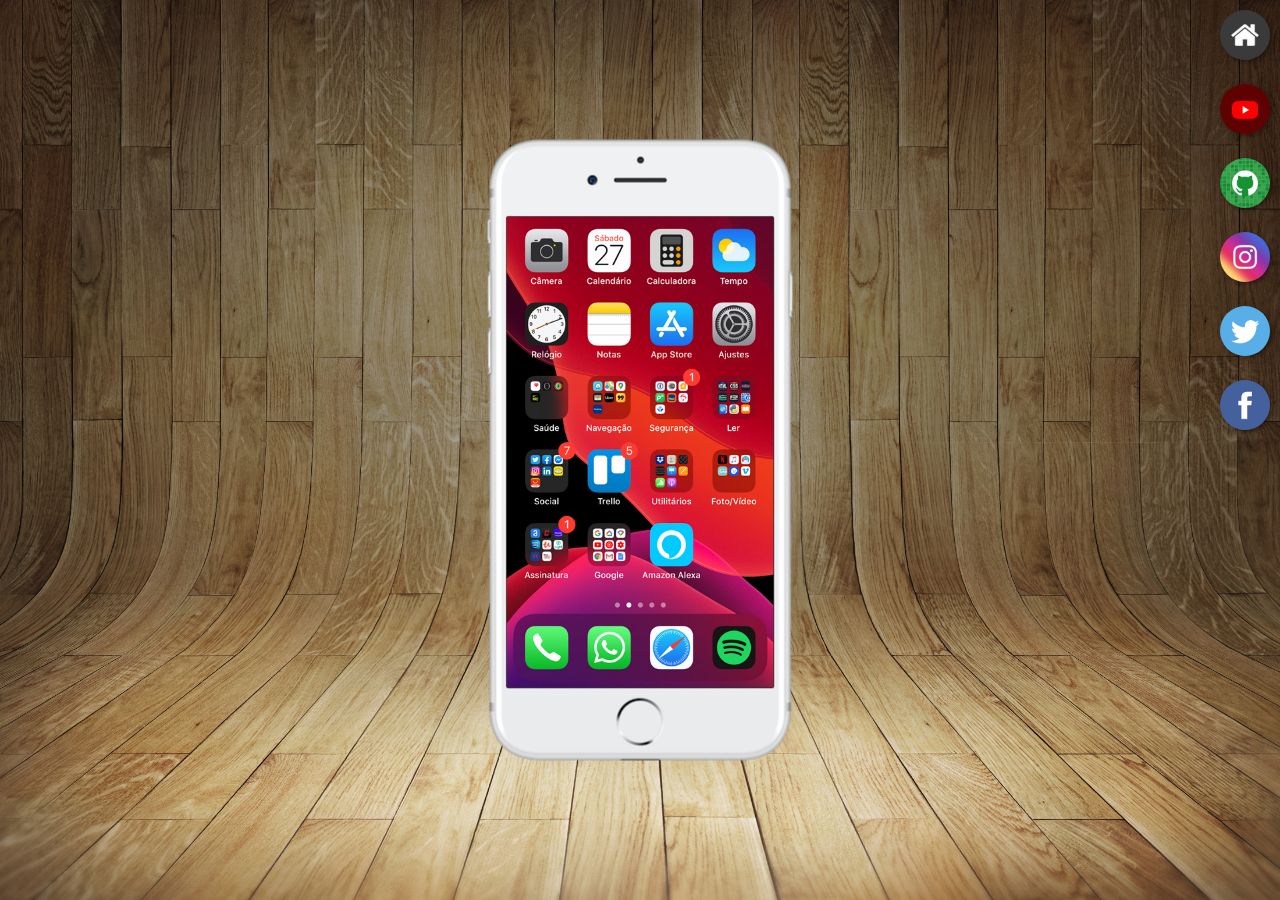
<file: index.html>
<!DOCTYPE html>
<html lang="pt-br">
<head>
    <meta charset="UTF-8">
    <meta name="viewport" content="width=device-width, initial-scale=1.0">
    <link rel="shortcut icon" href="favicon.ico" type="image/x-icon">
    <link rel="stylesheet" href="estilos/style.css">
    <title>Projeto Rede Sociais</title>
</head>
<body>
    <main>
        <section id="telefone">
            <iframe src="home.html" name="tela" id="tela" frameborder="0">
                Seu navegador não é compatível com isso
            </iframe>
        </section>
        <section id="redes-sociais">
            <a href="home.html" target="tela"><img src="imagens/logo-home.jpg" alt=""></a><br>
            <a href="youtube.html" target="tela"><img src="imagens/logo-youtube.jpg" alt=""></a><br>
            <a href="github.html" target="tela"><img src="imagens/logo-github.jpg" alt=""></a><br>
            <a href="instagram.html" target="tela"><img src="imagens/logo-instagram.jpg" alt=""></a><br>
            <a href="twitter.html" target="tela"><img src="imagens/logo-twitter.jpg" alt=""></a><br>
            <a href="facebook.html" target="tela"><img src="imagens/logo-facebook.jpg" alt=""></a>
        </section>
    </main>
</body>
</html>
</file>
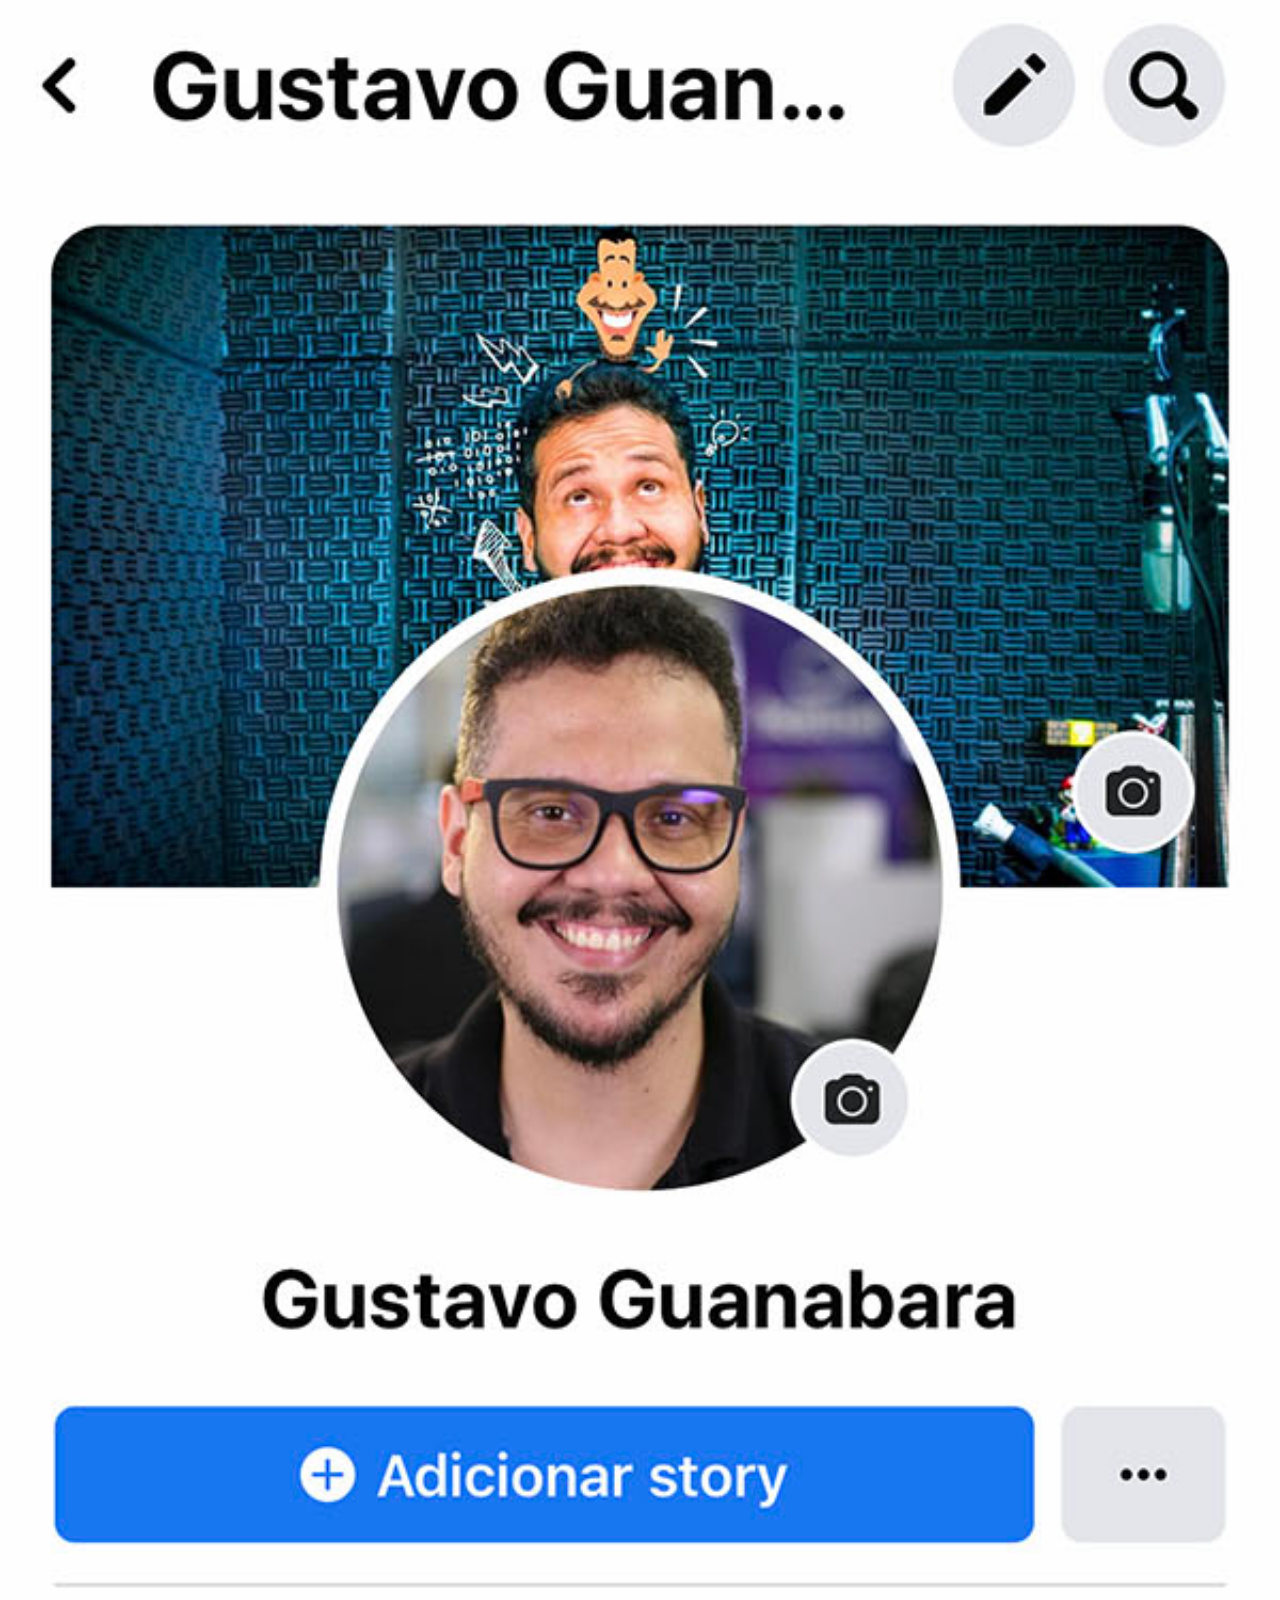
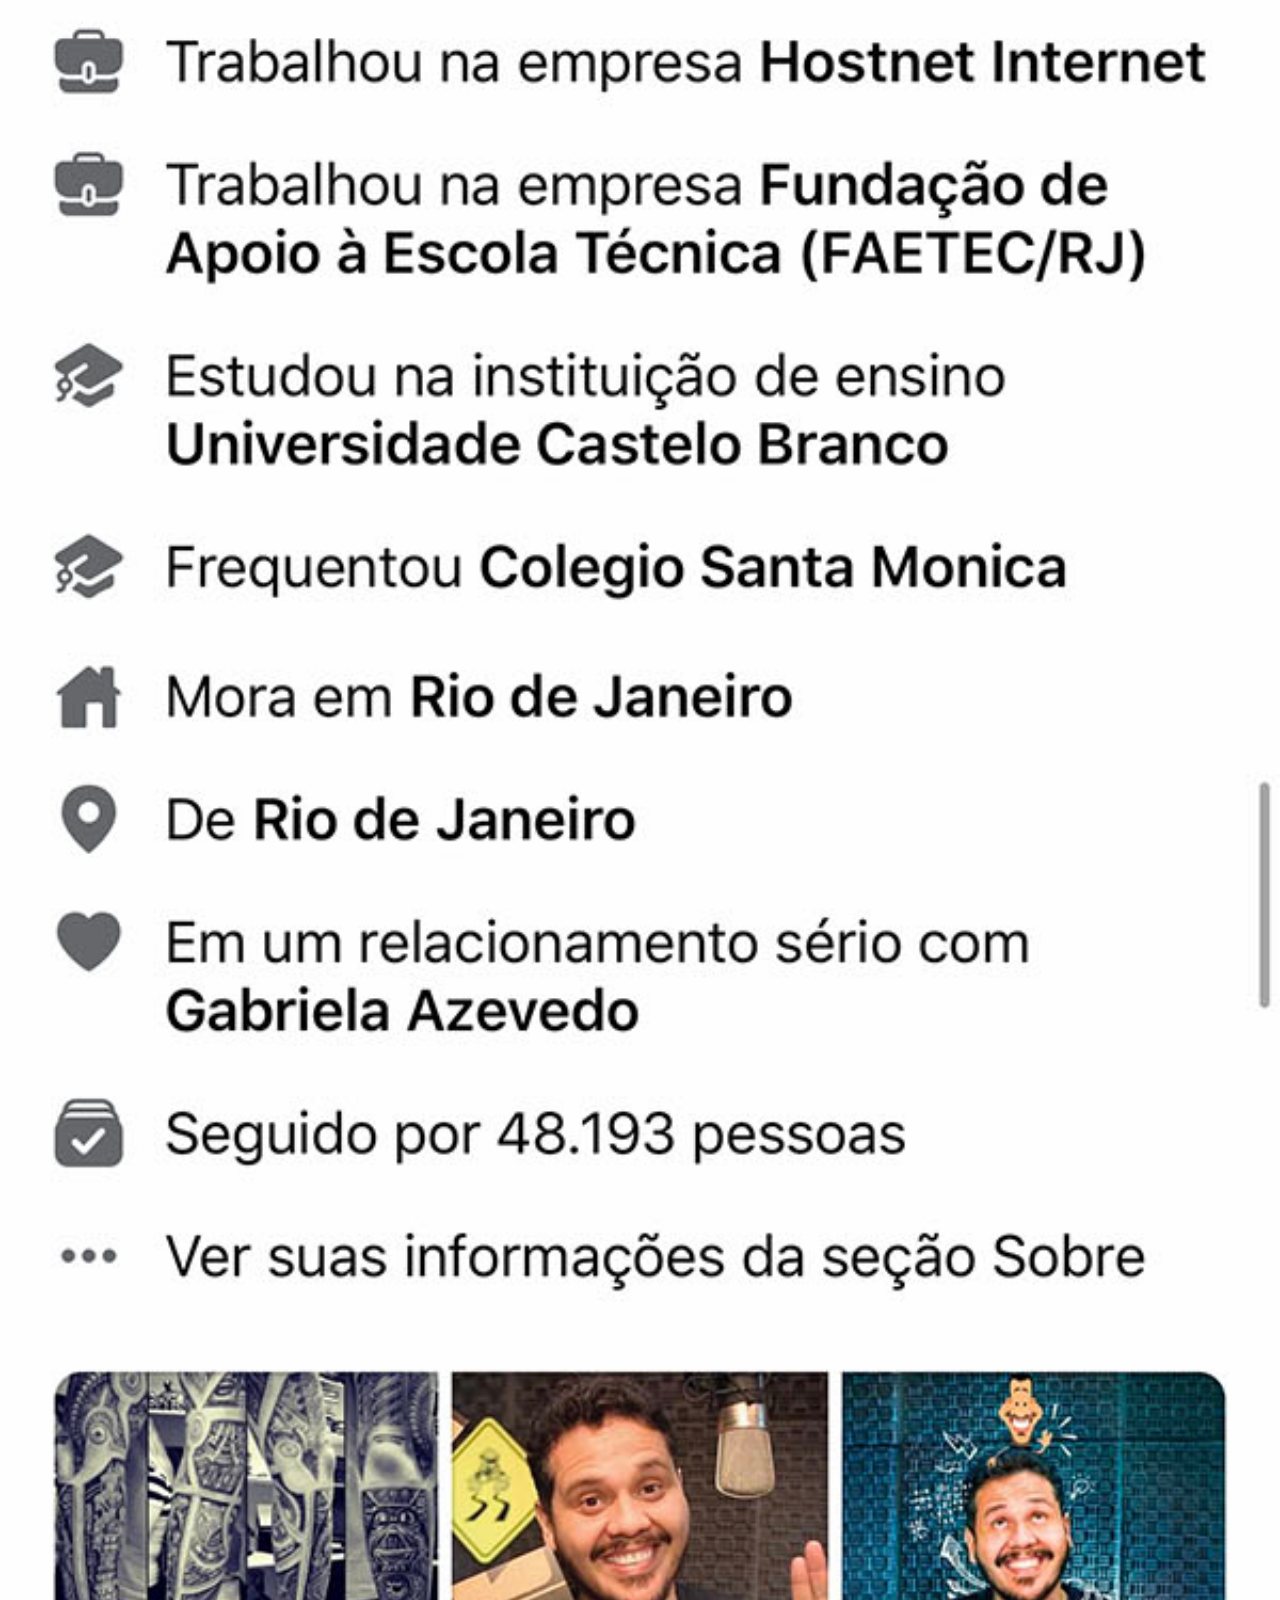
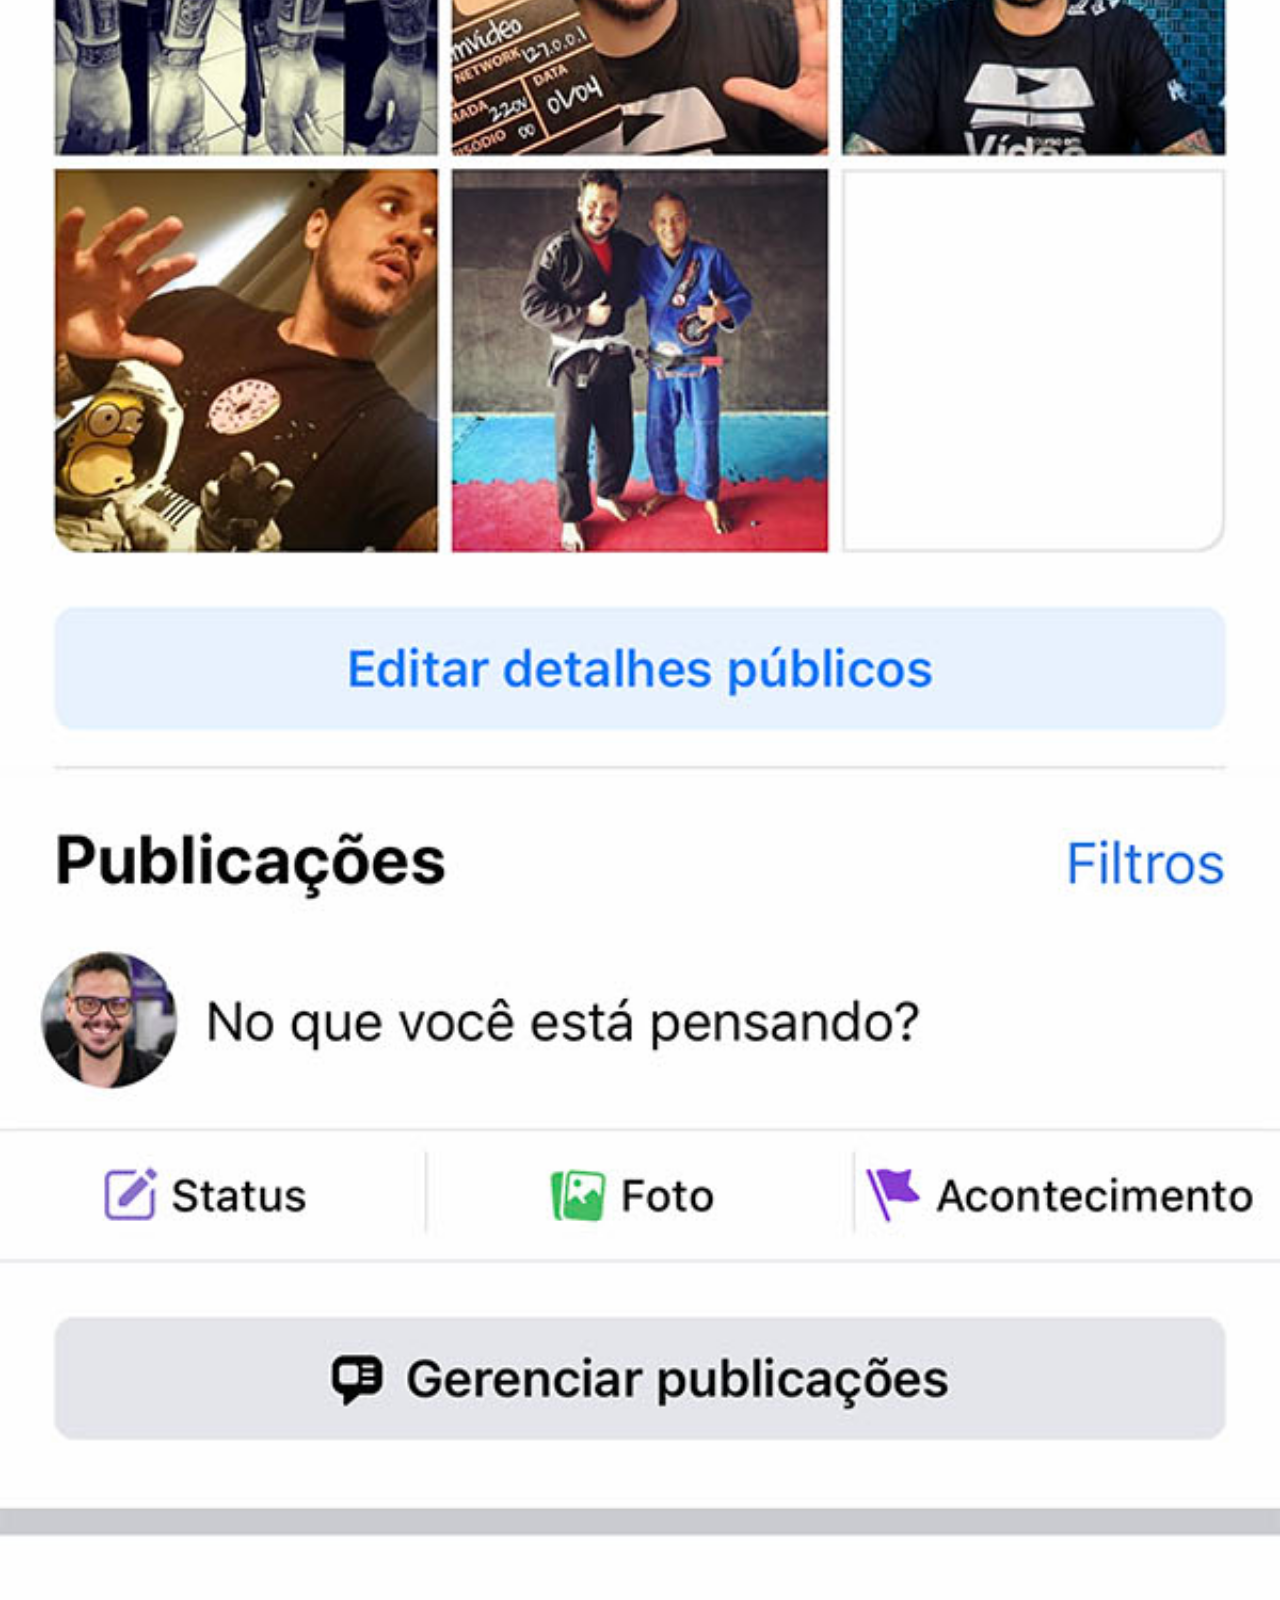
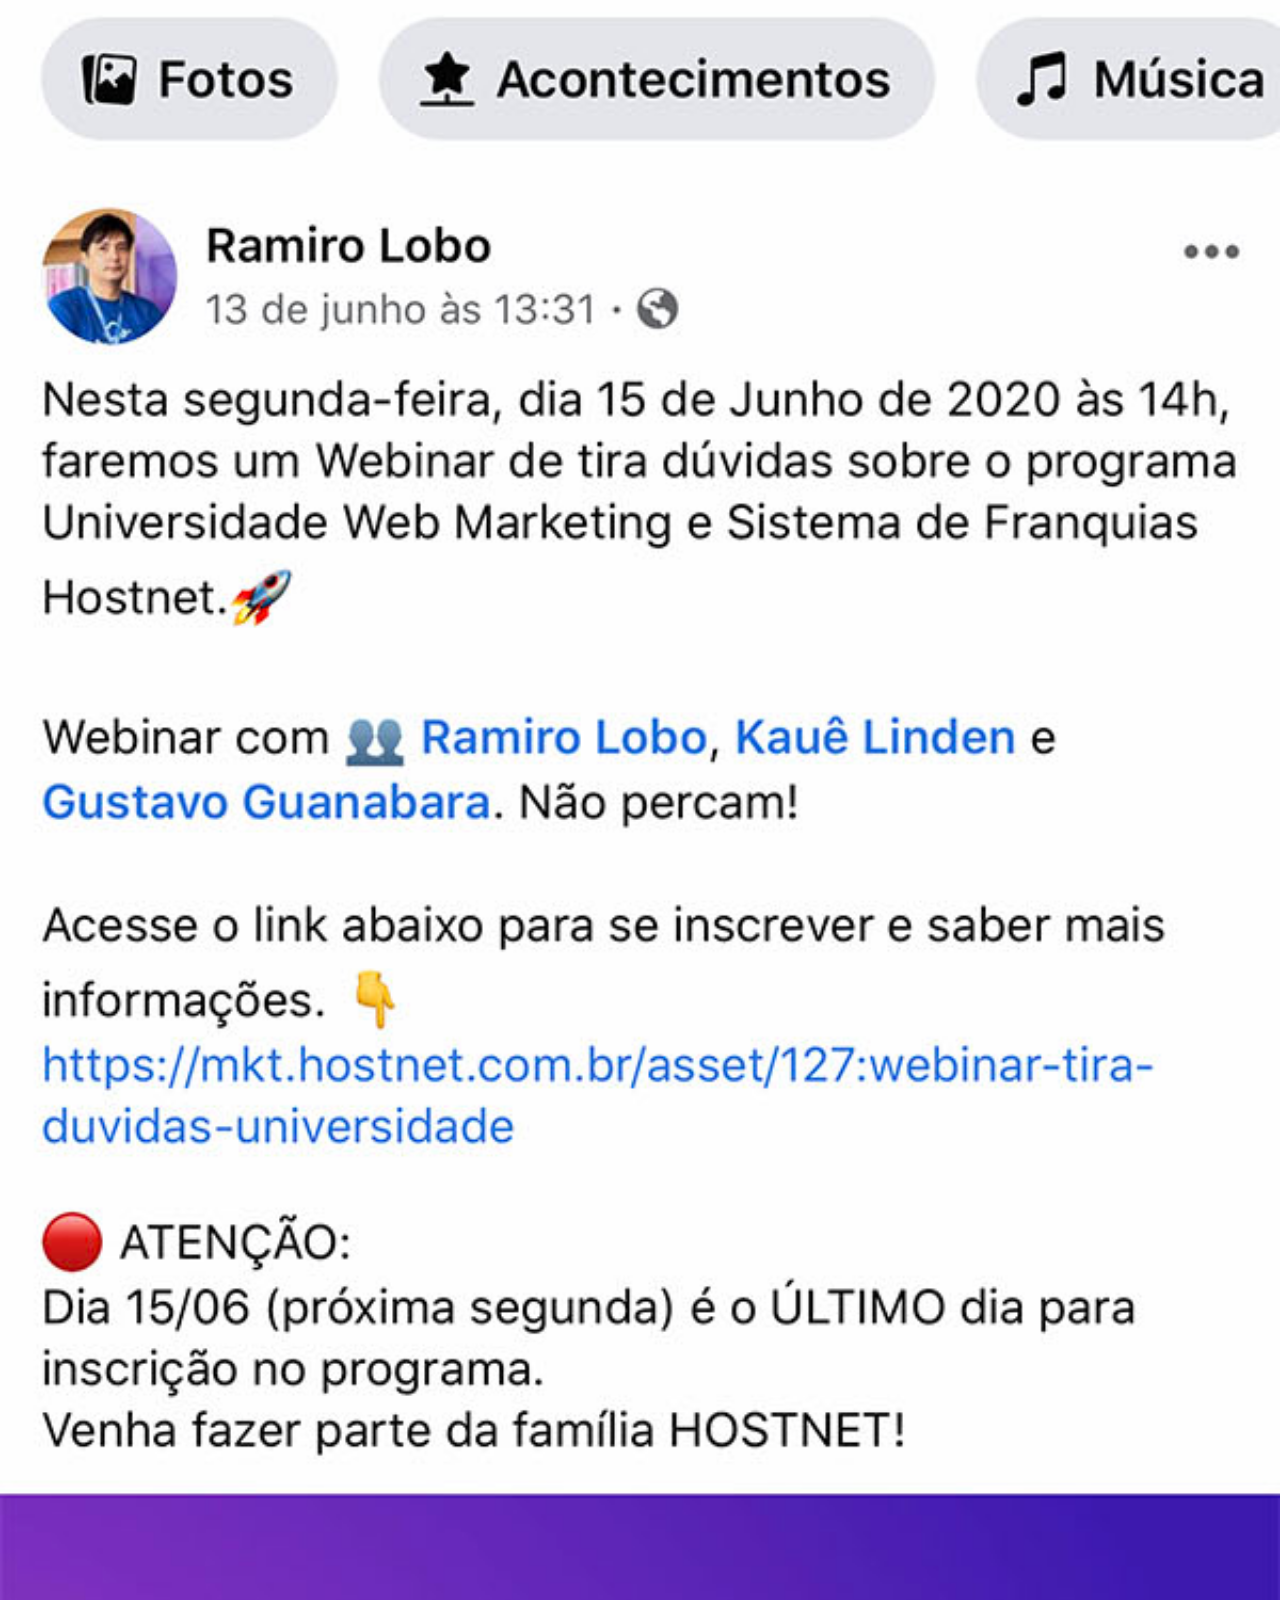
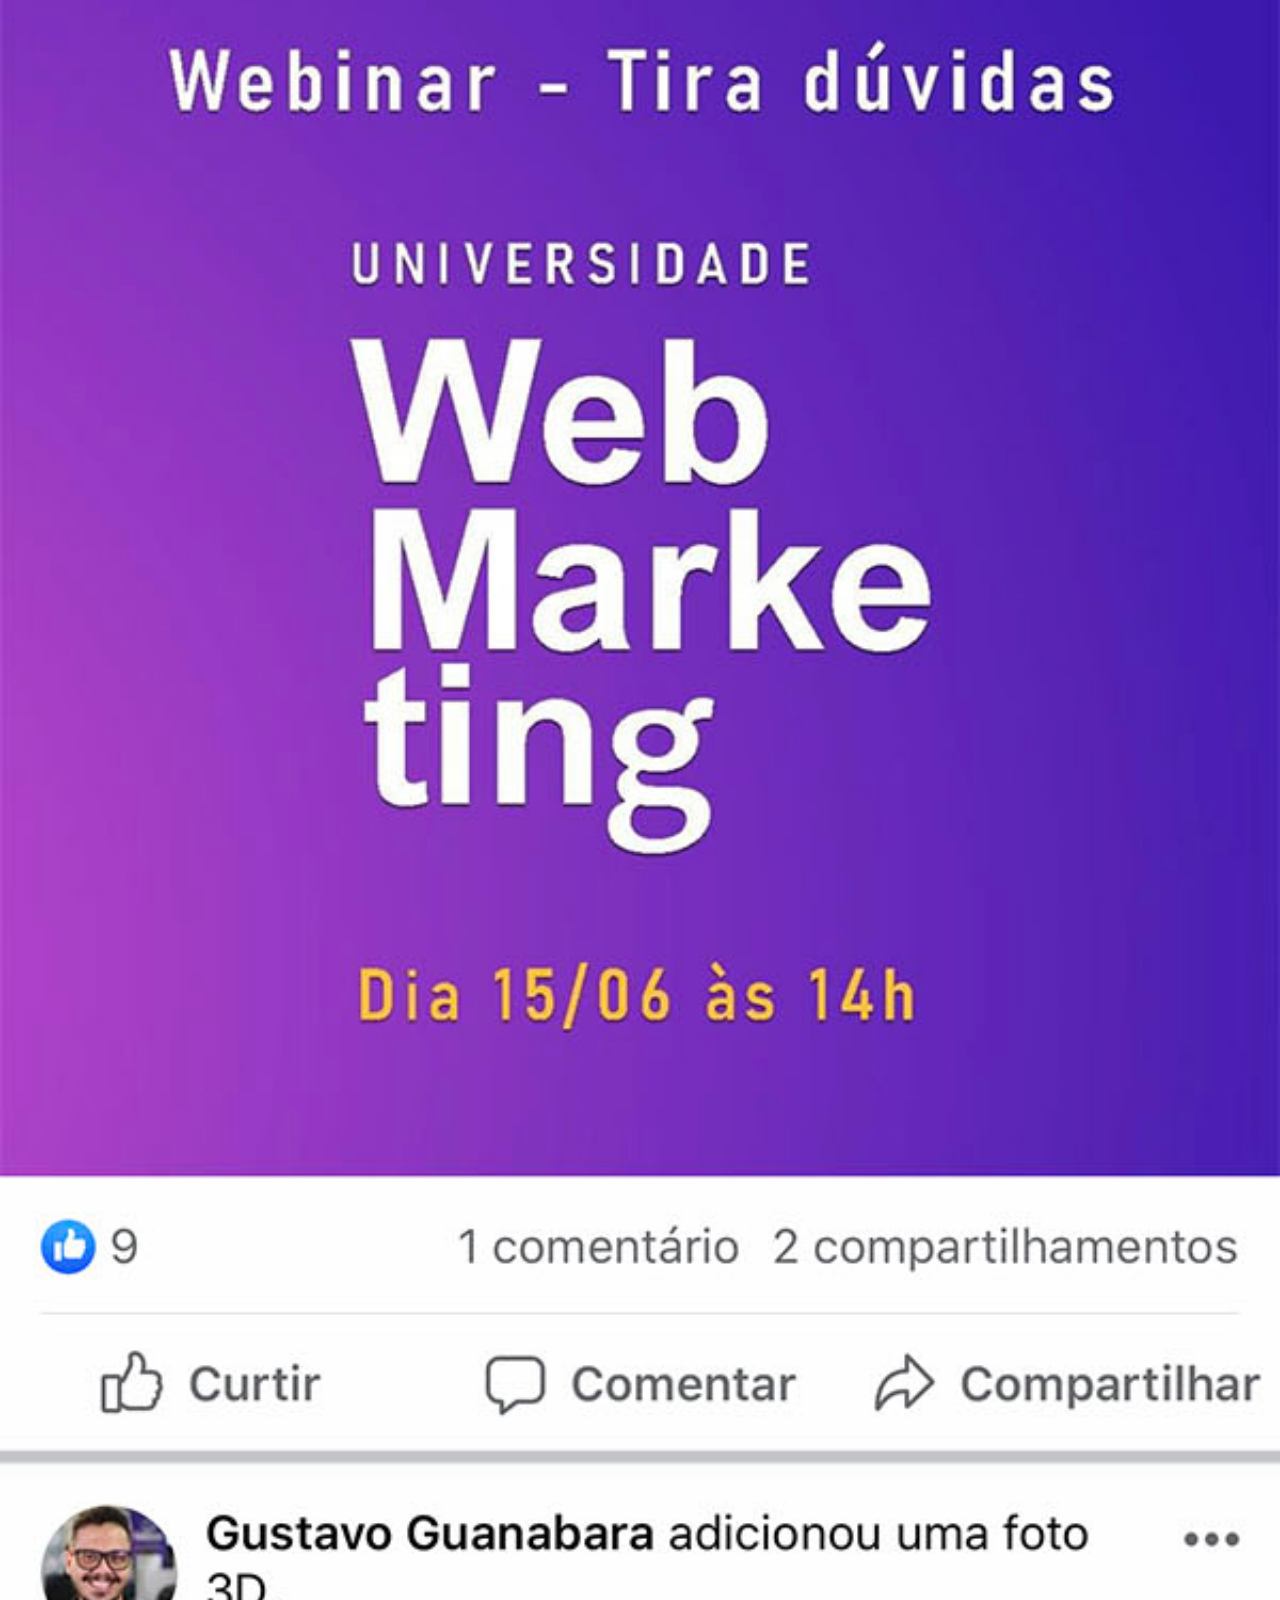
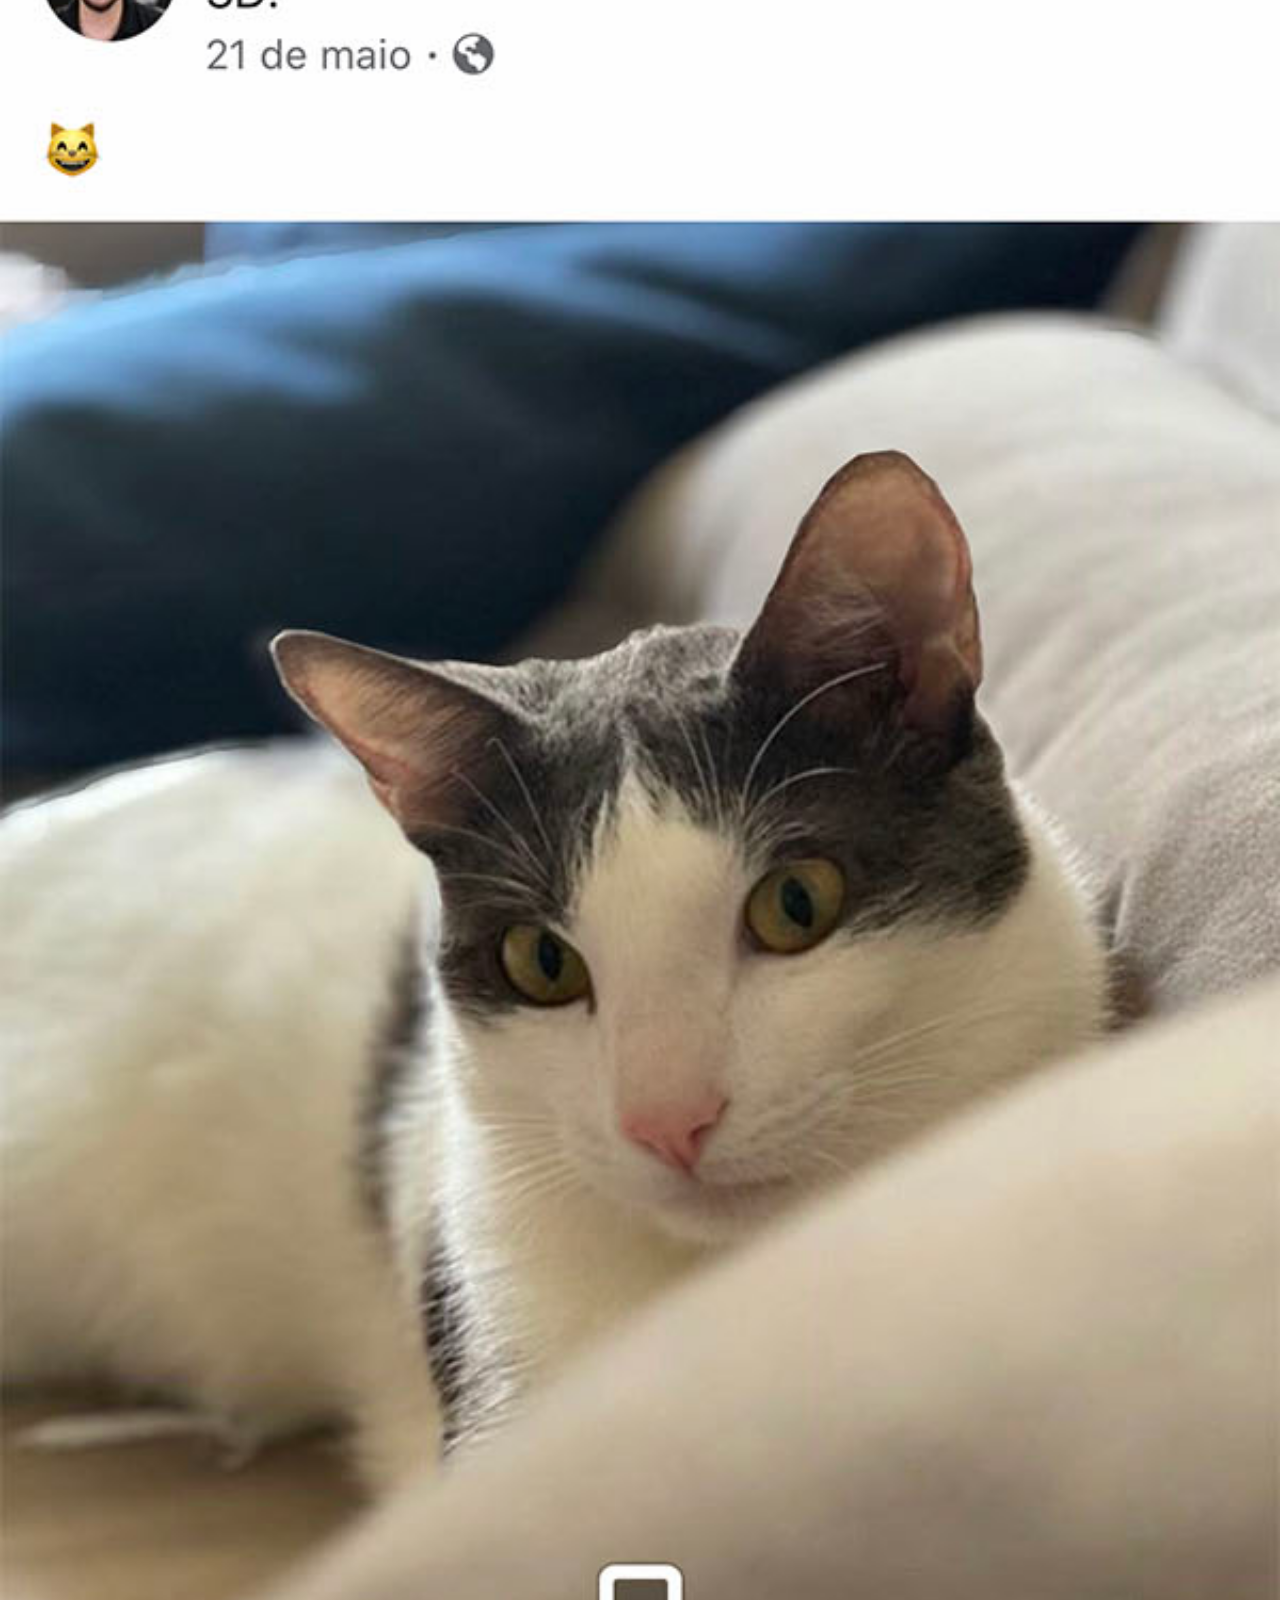
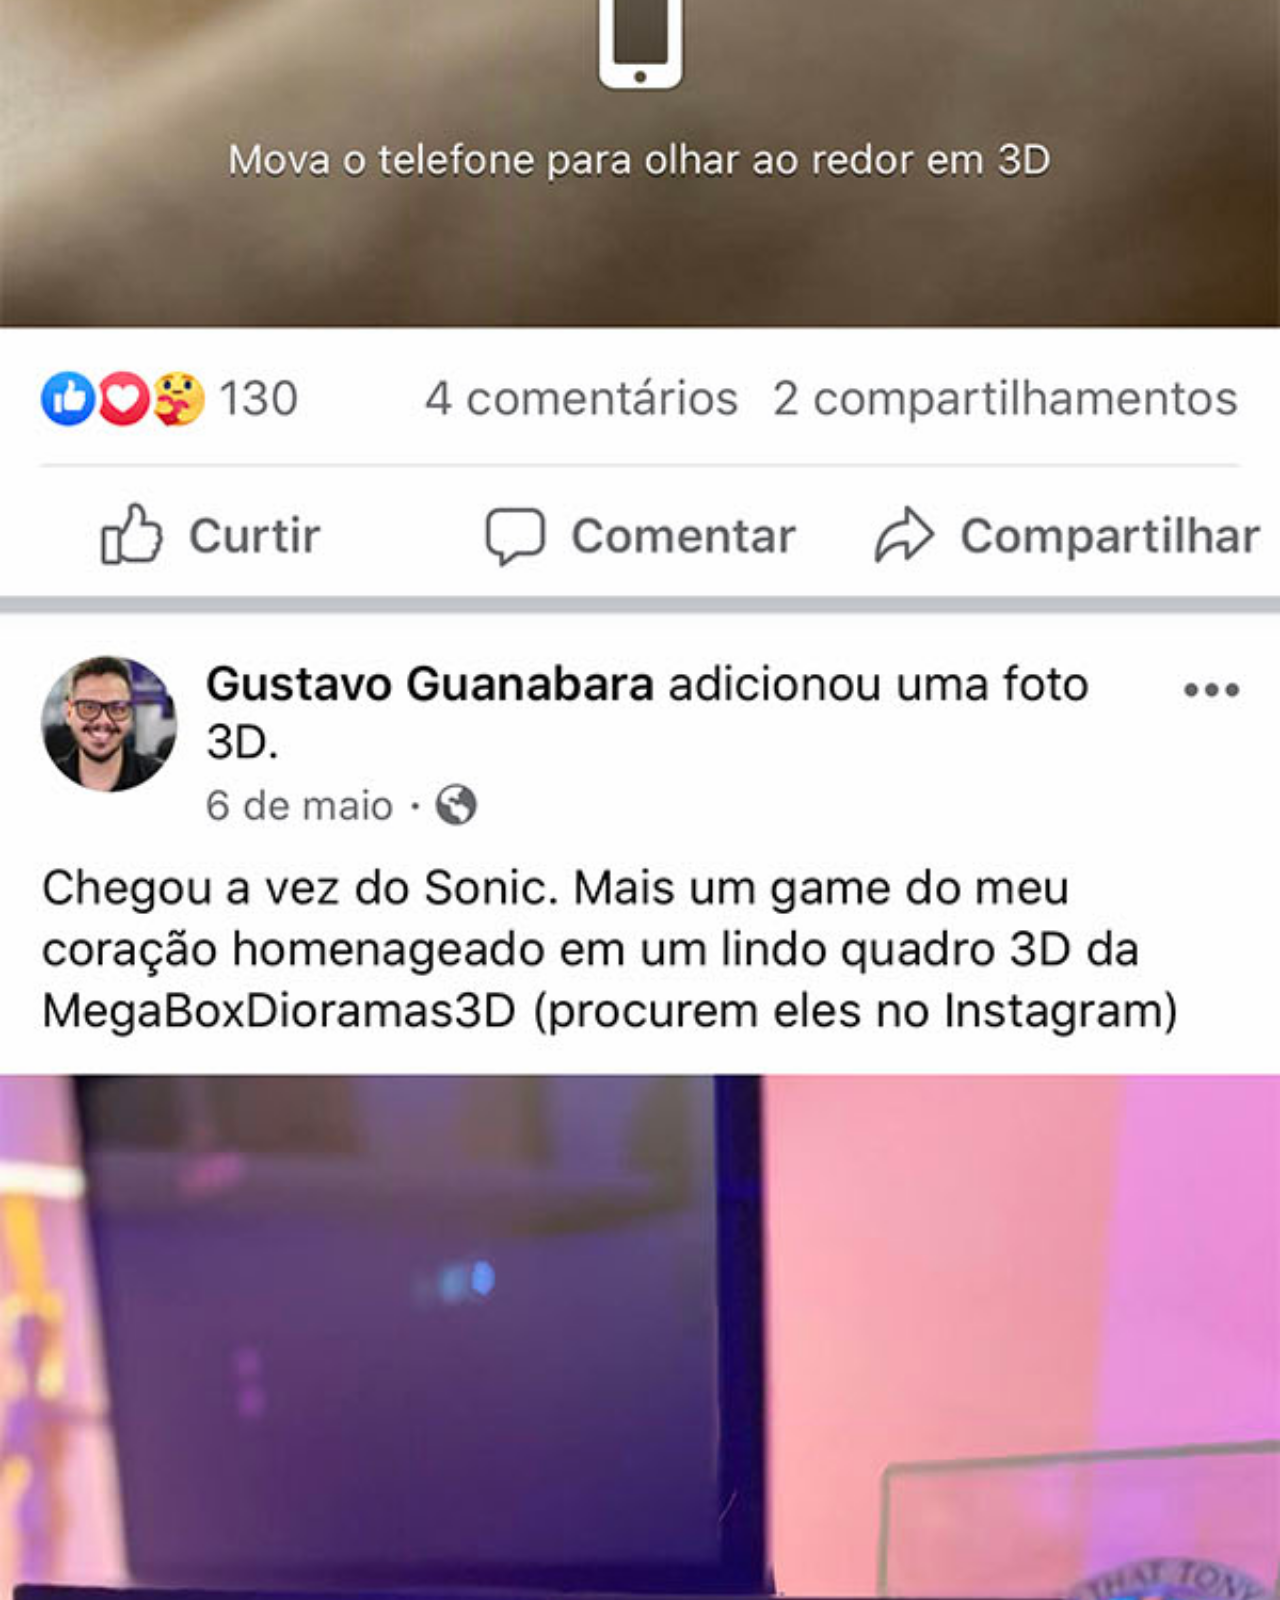
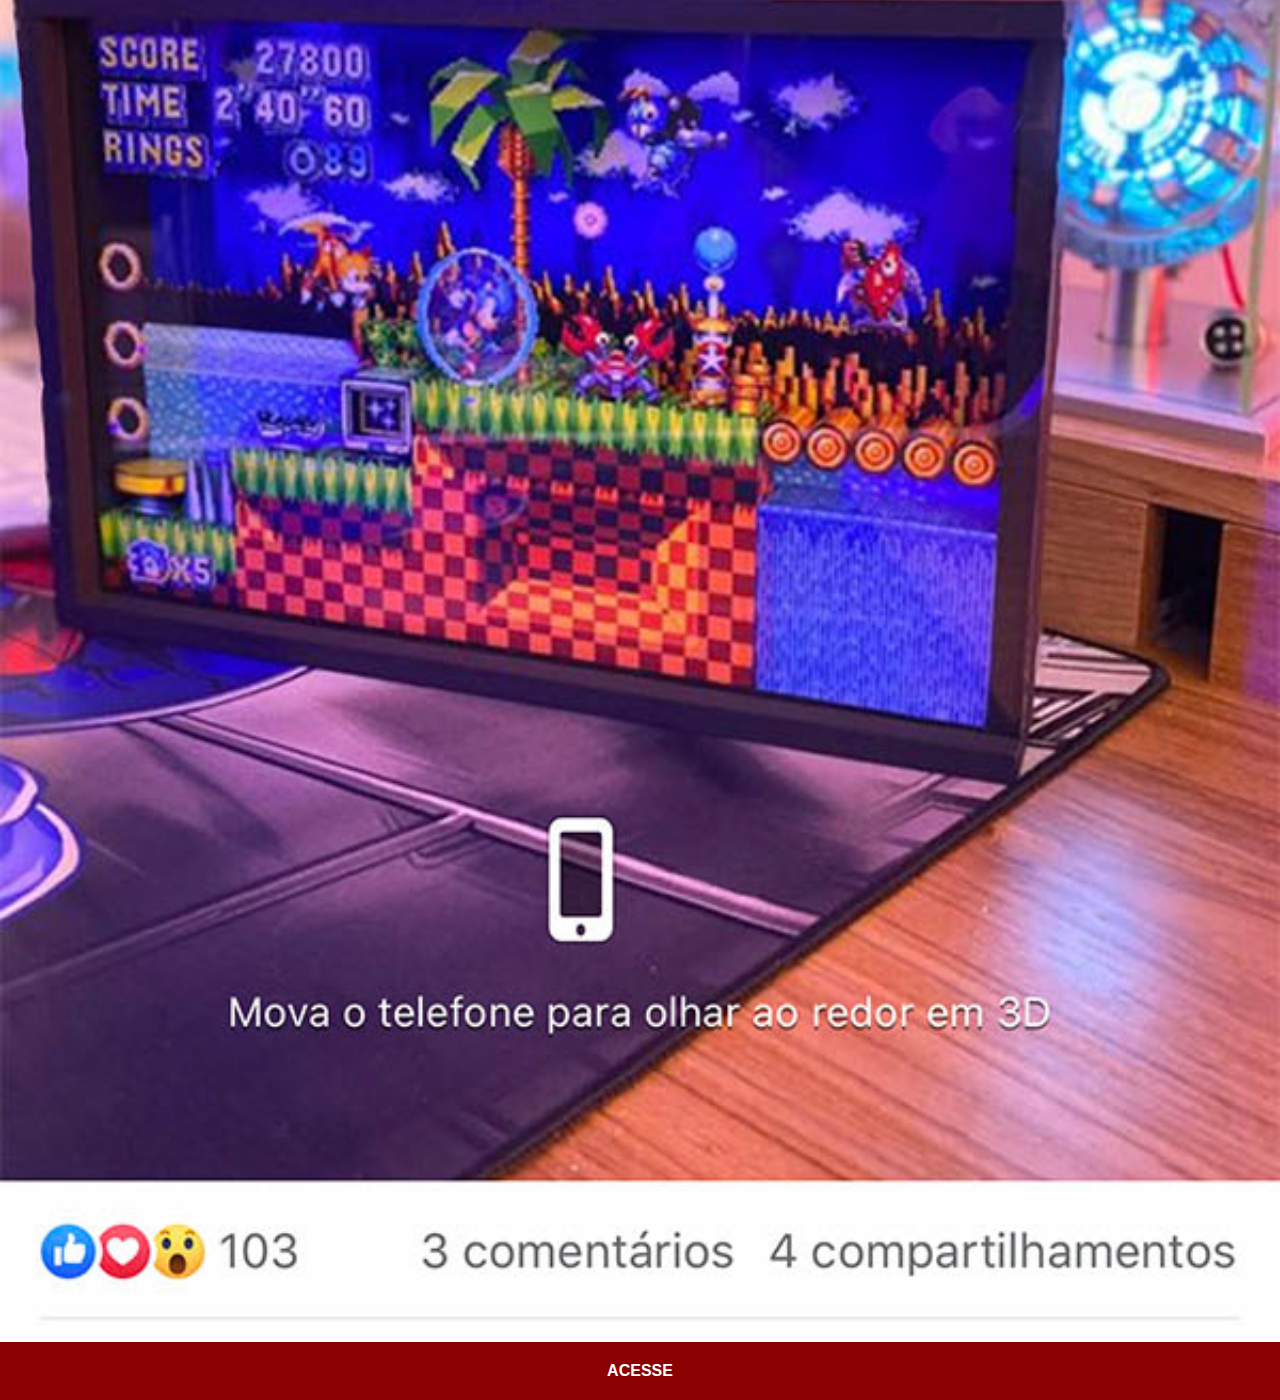
<file: facebook.html>
<!DOCTYPE html>
<html lang="pt-br">
<head>
    <meta charset="UTF-8">
    <meta name="viewport" content="width=device-width, initial-scale=1.0">
    <title>Facebook</title>
    <link rel="stylesheet" href="estilos/social.css">
</head>
<body>
    <img src="imagens/tela-facebook.jpg" alt="Facebook">
    <a href="https://www.facebook.com/gustavoguanabara/" target="_blank">ACESSE</a>
</body>
</html>
</file>
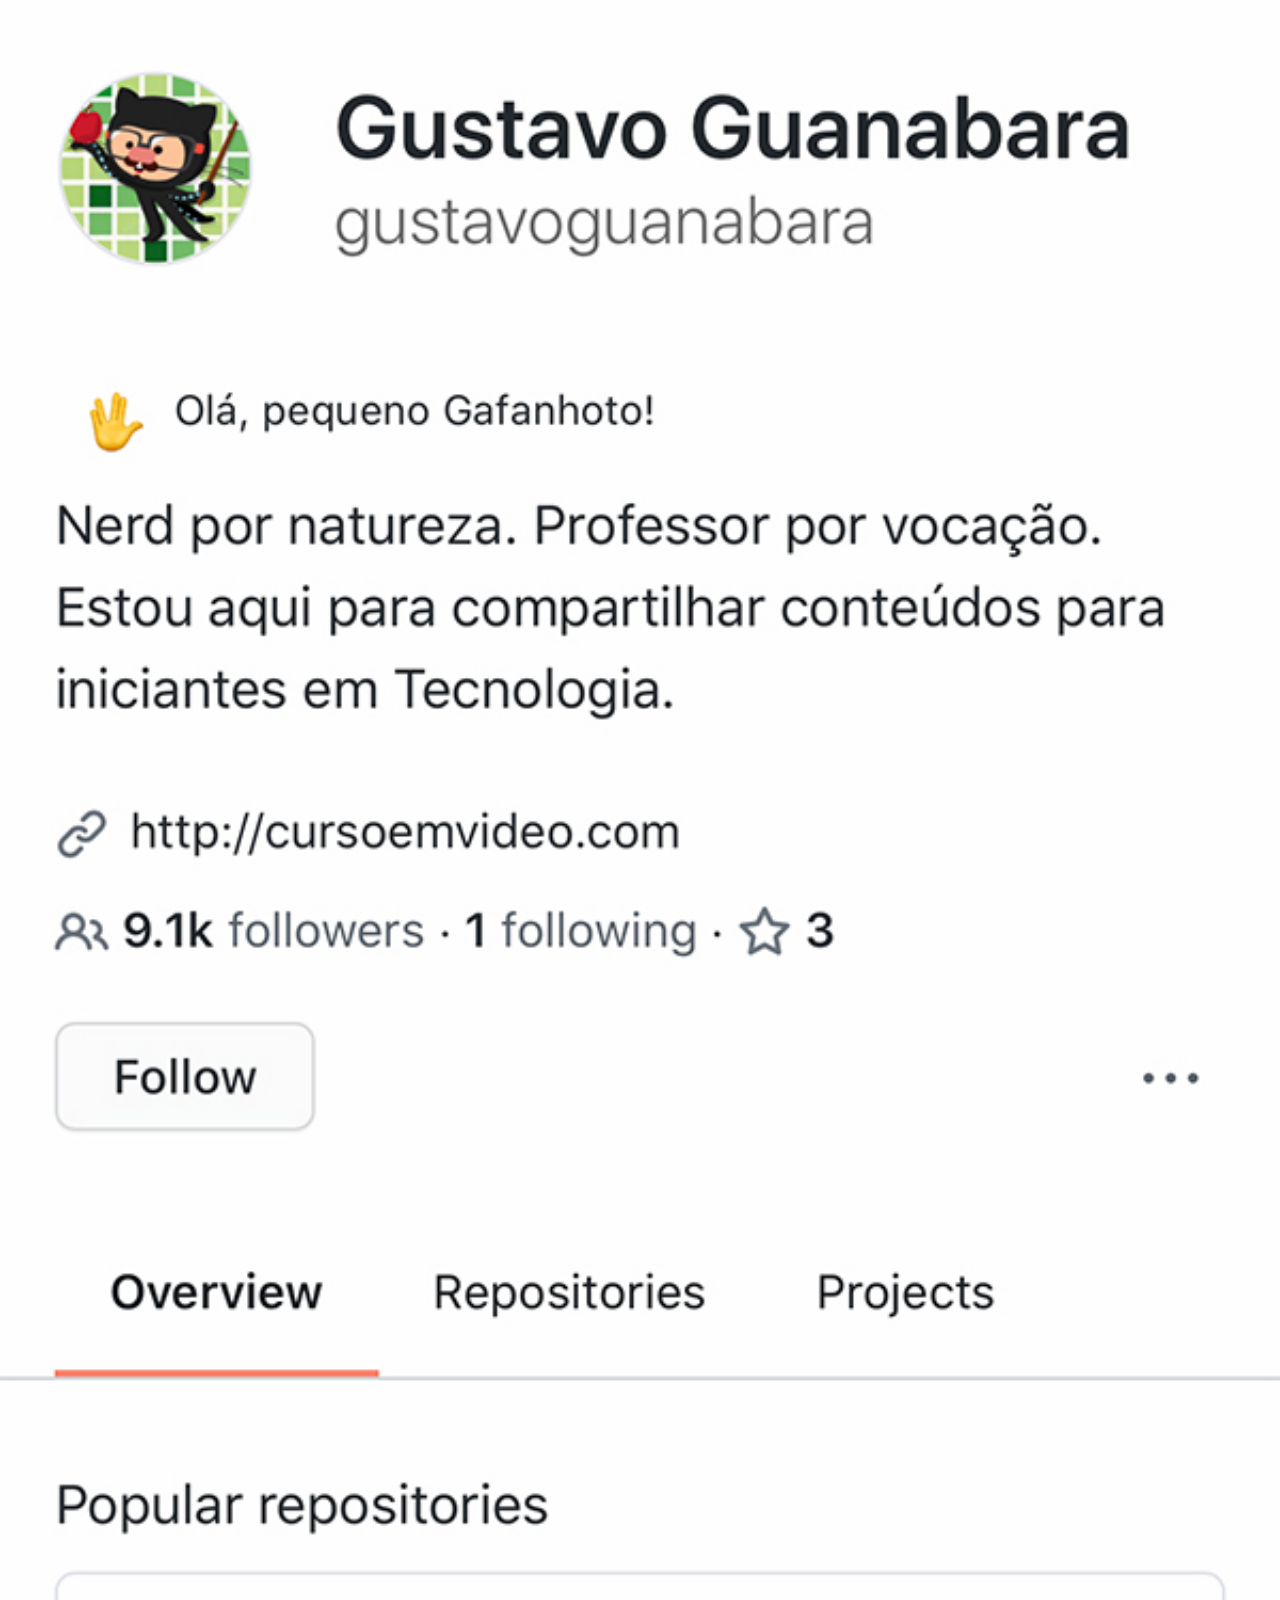
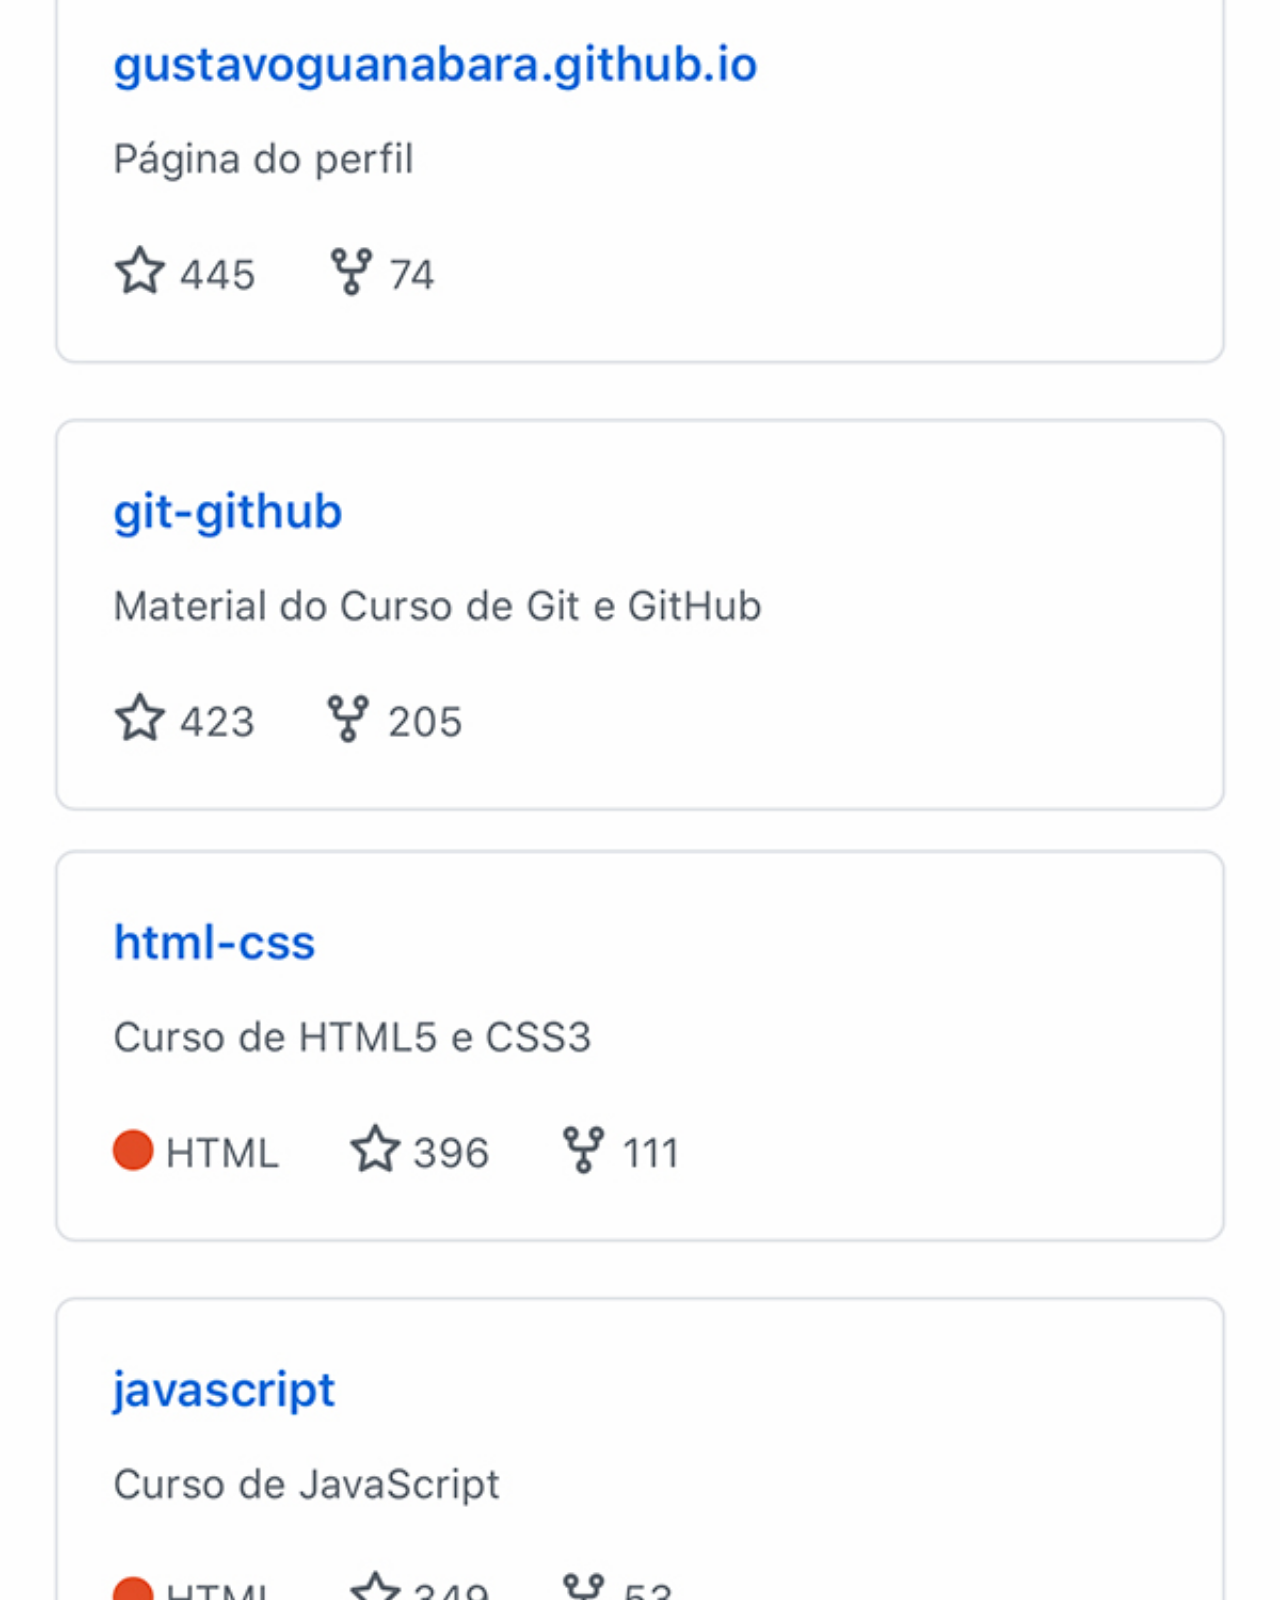
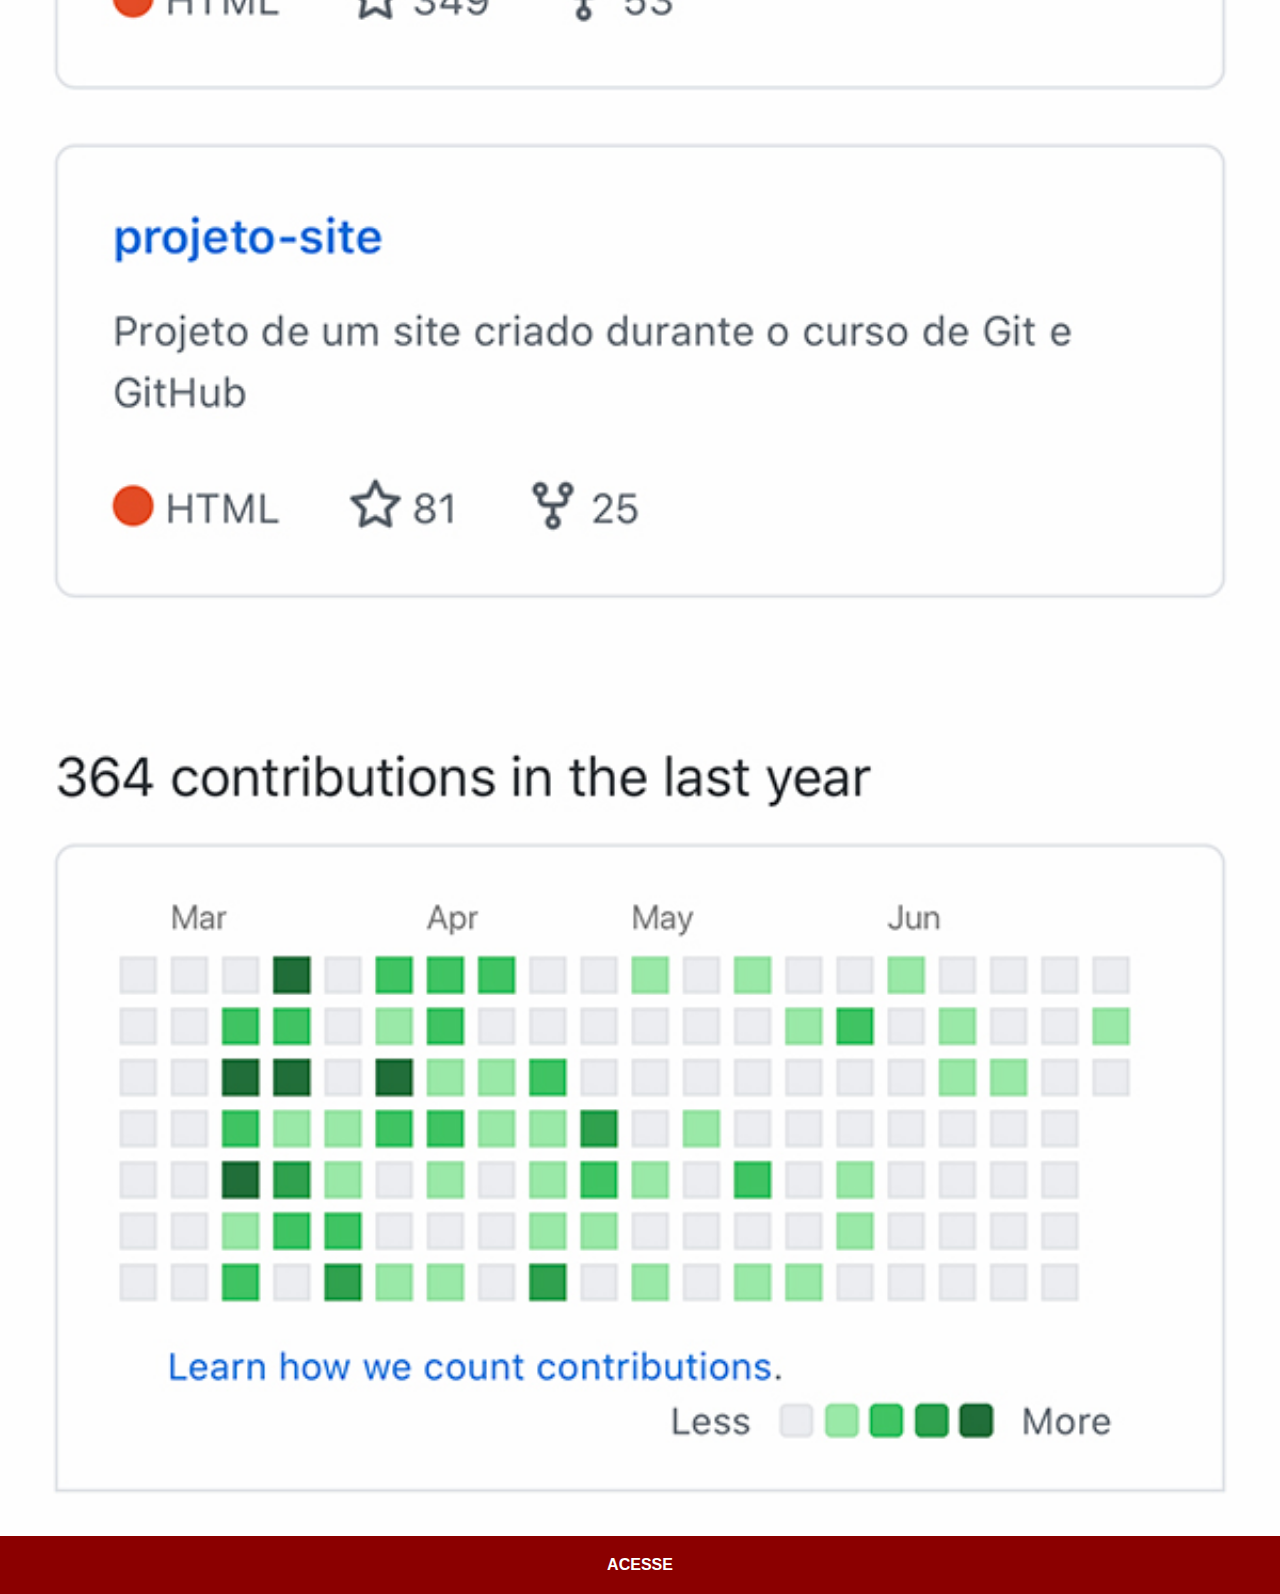
<file: github.html>
<!DOCTYPE html>
<html lang="pt-br">
<head>
    <meta charset="UTF-8">
    <meta name="viewport" content="width=device-width, initial-scale=1.0">
    <title>GitHub</title>
    <link rel="stylesheet" href="estilos/social.css">
</head>
<body>
    <img src="imagens/tela-github.jpg" alt="GitHub">
    <a href="https://github.com/gustavoguanabara" target="_blank">ACESSE</a>
</body>
</html>
</file>
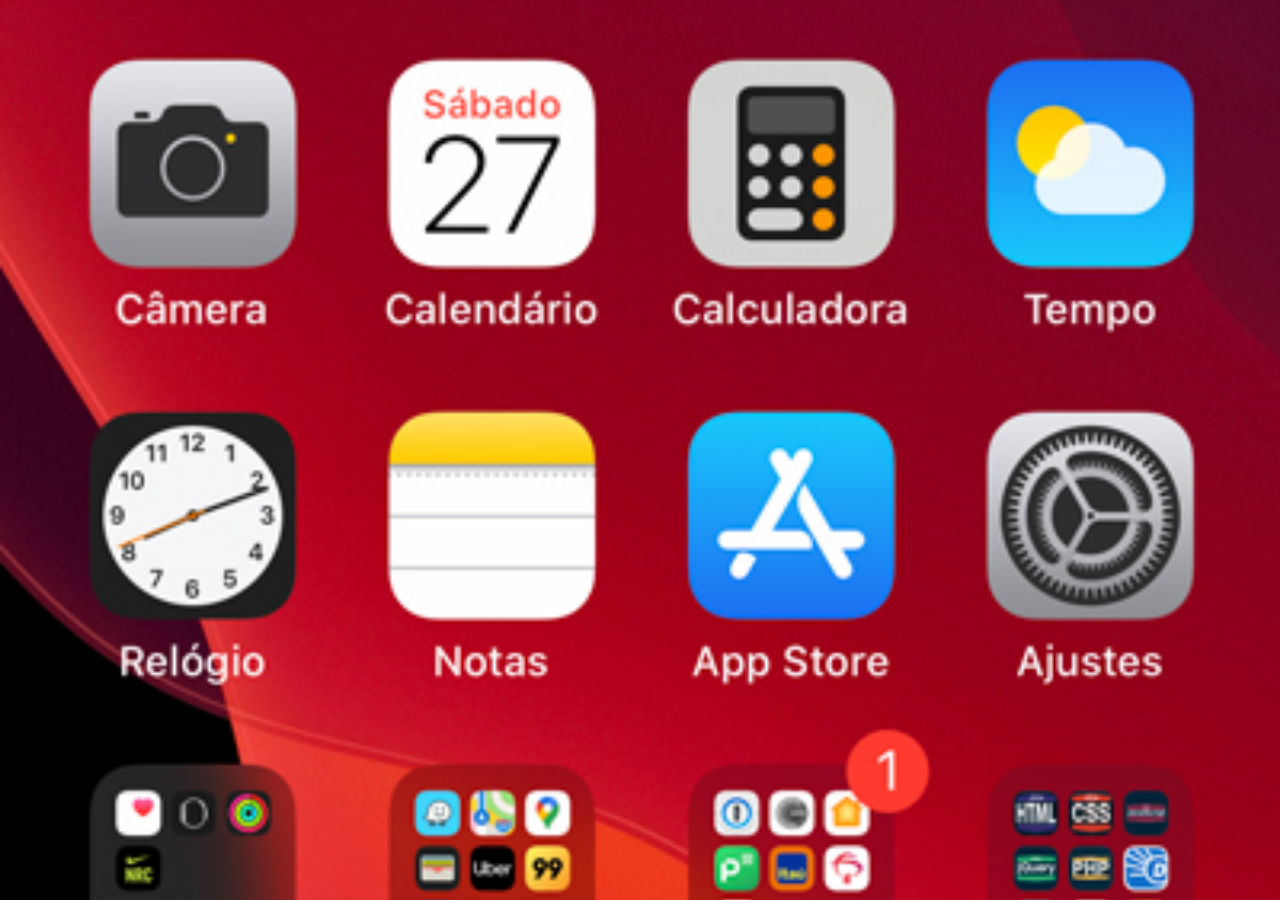
<file: home.html>
<!DOCTYPE html>
<html lang="pt-br">
<head>
    <meta charset="UTF-8">
    <meta name="viewport" content="width=device-width, initial-scale=1.0">
    <title>Home</title>
</head>
<style>
    * {
        margin: 0px;
        padding: 0px;
    }

    body{
        width: 100vw;
        height: 100vh;
        background: black url('imagens/tela-home.jpg') no-repeat top center;
        background-size: cover;
    }
</style>
<body>
    
</body>
</html>
</file>
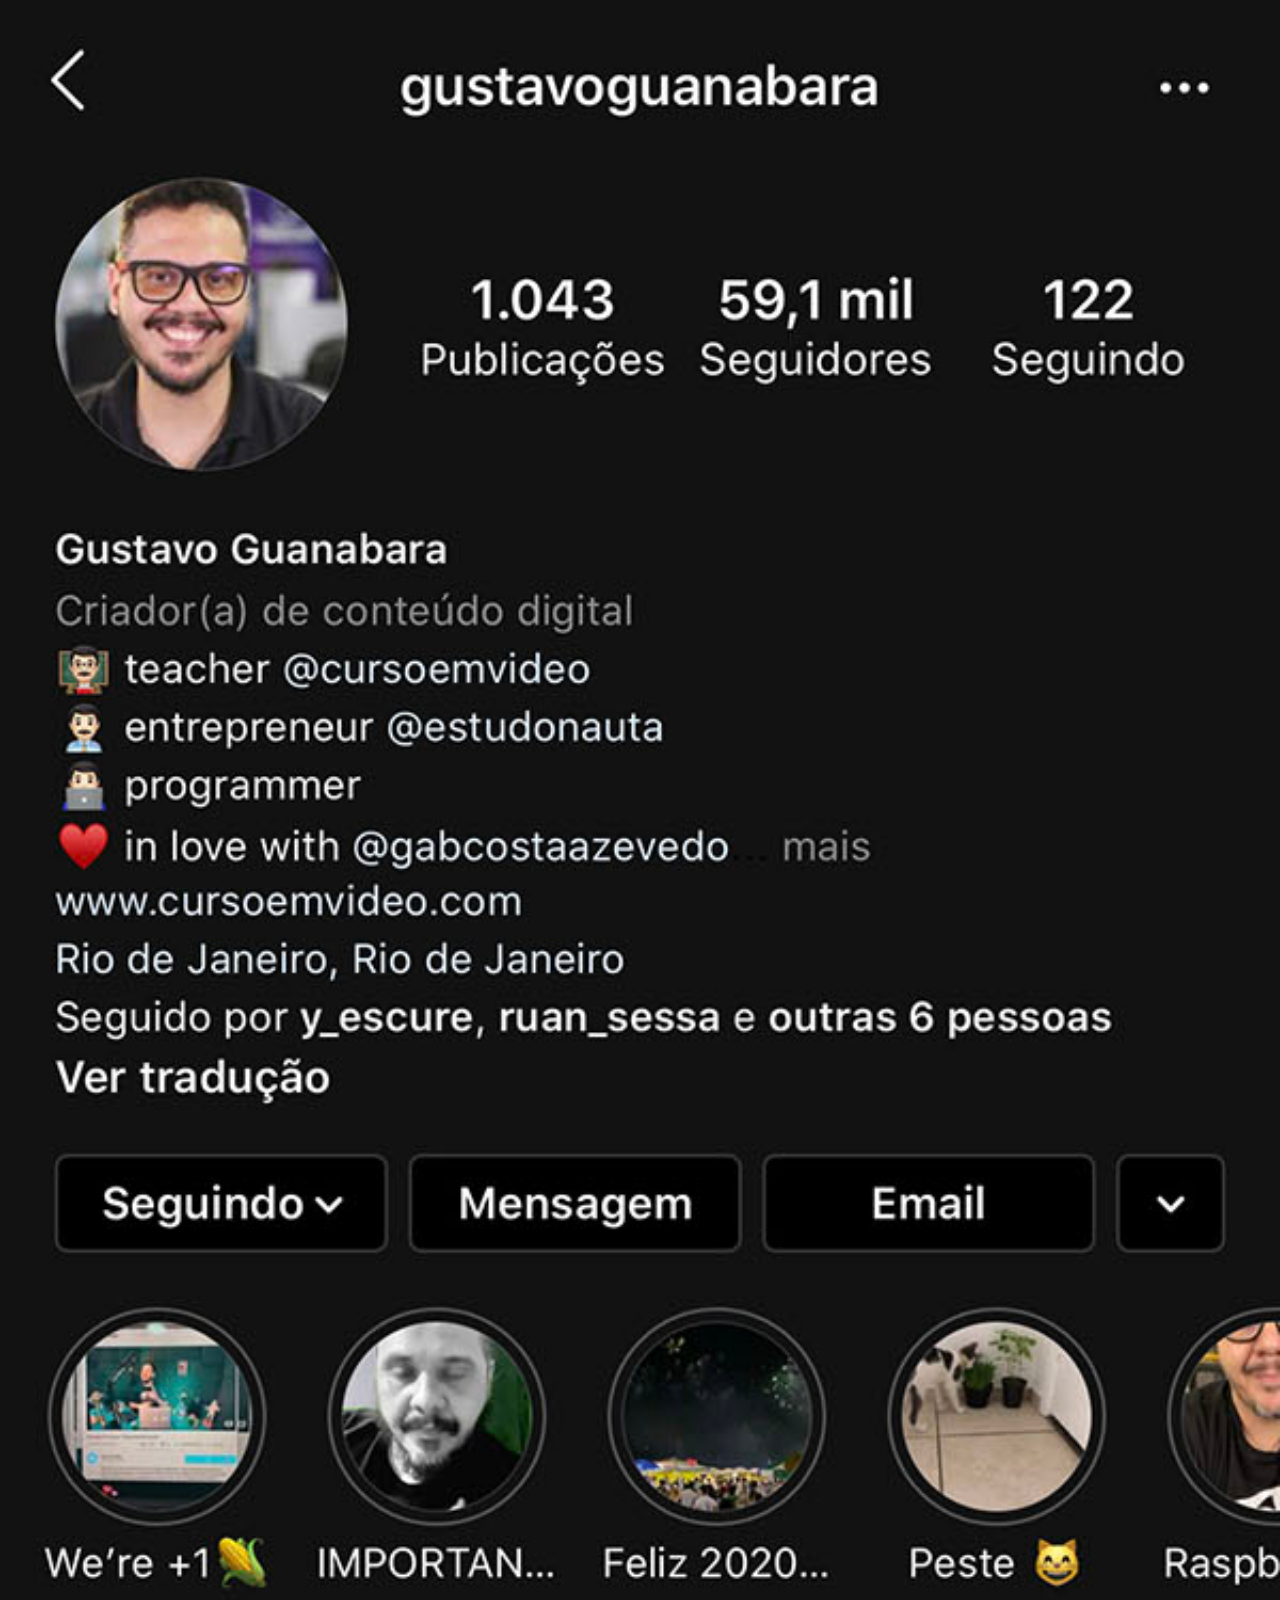
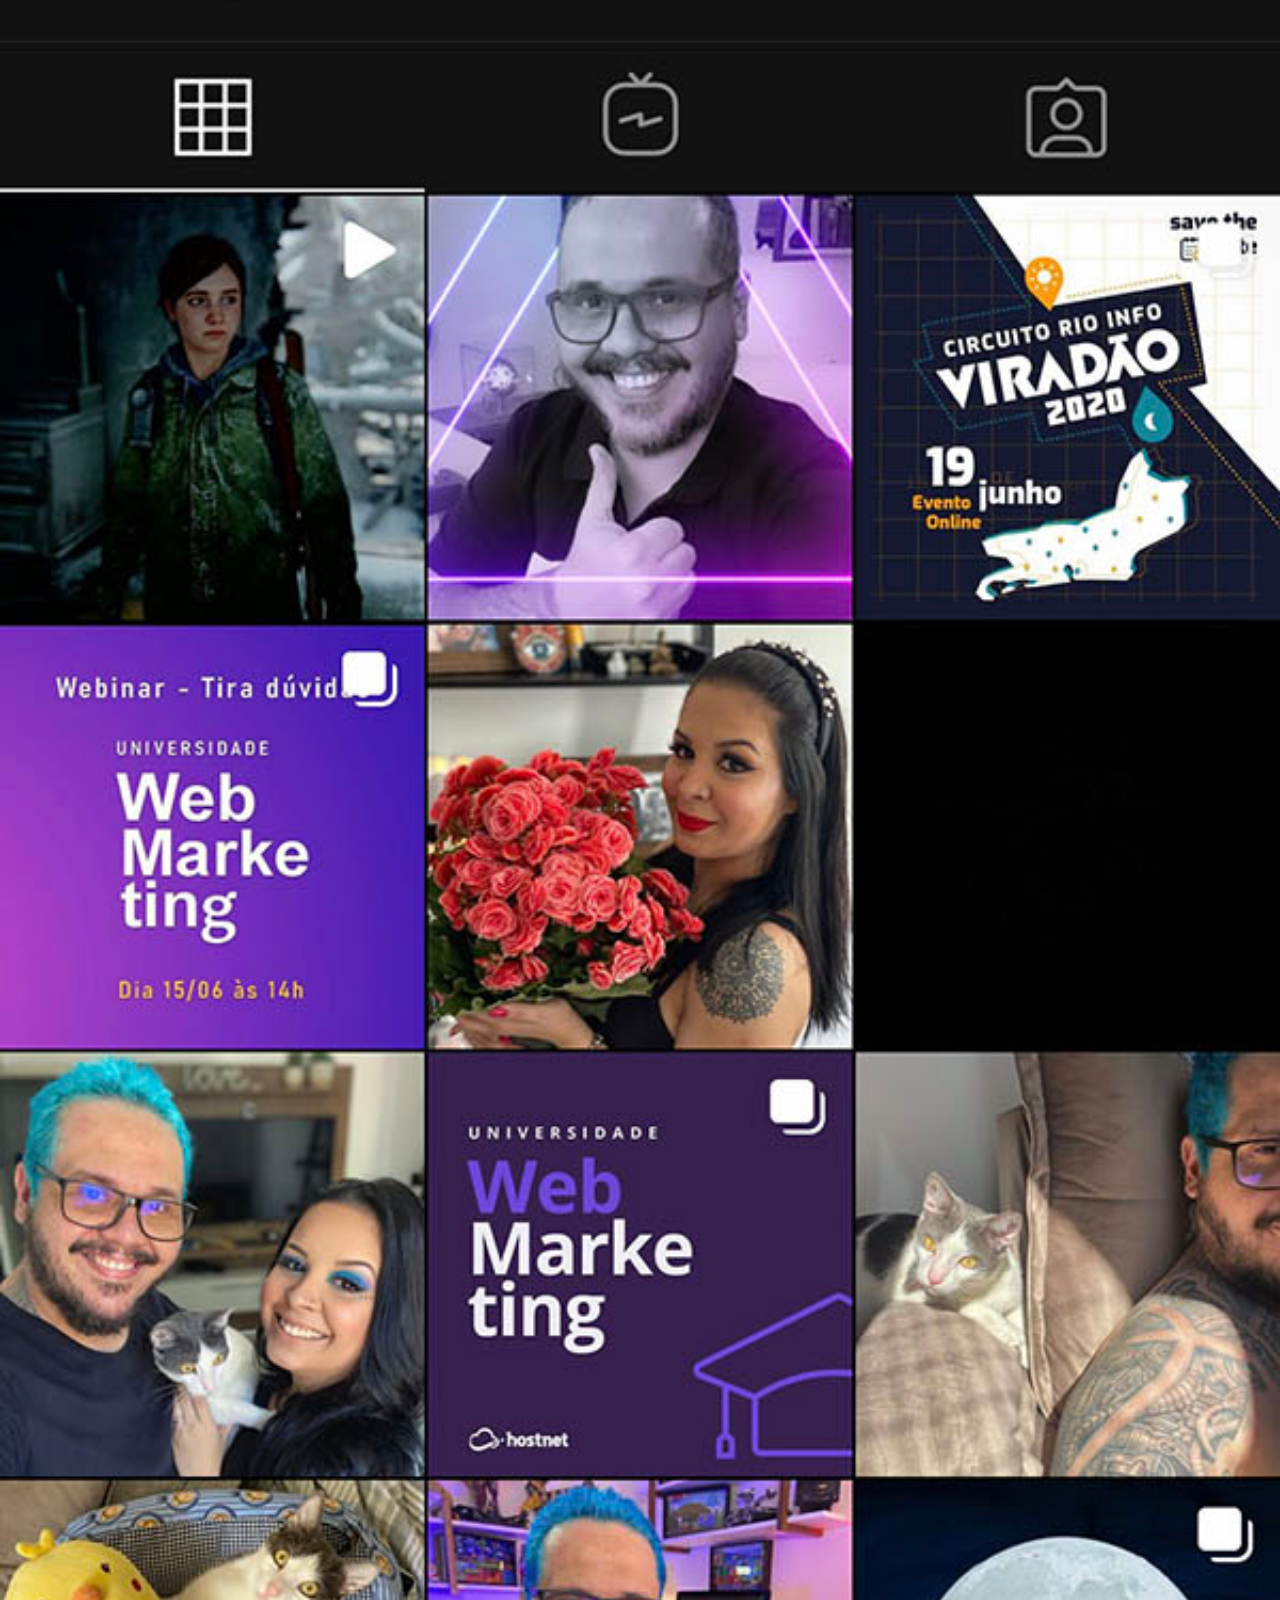
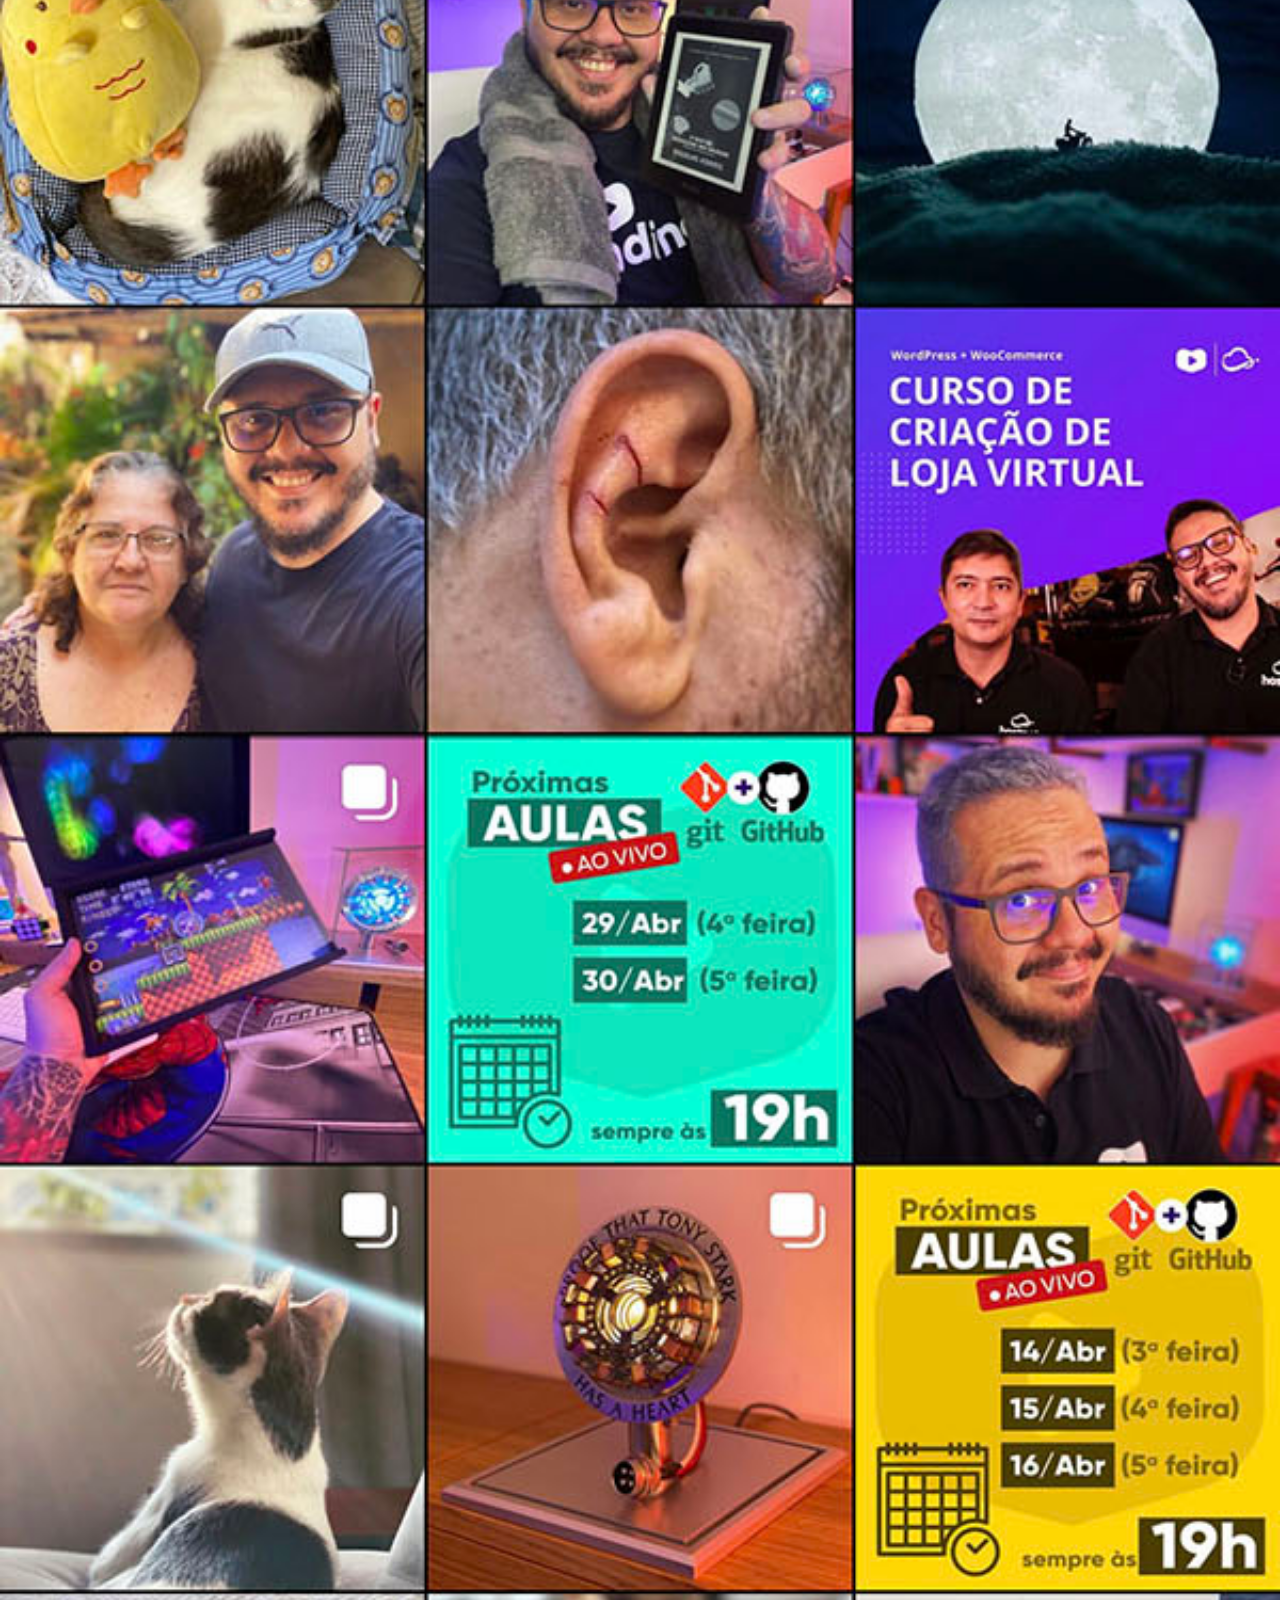
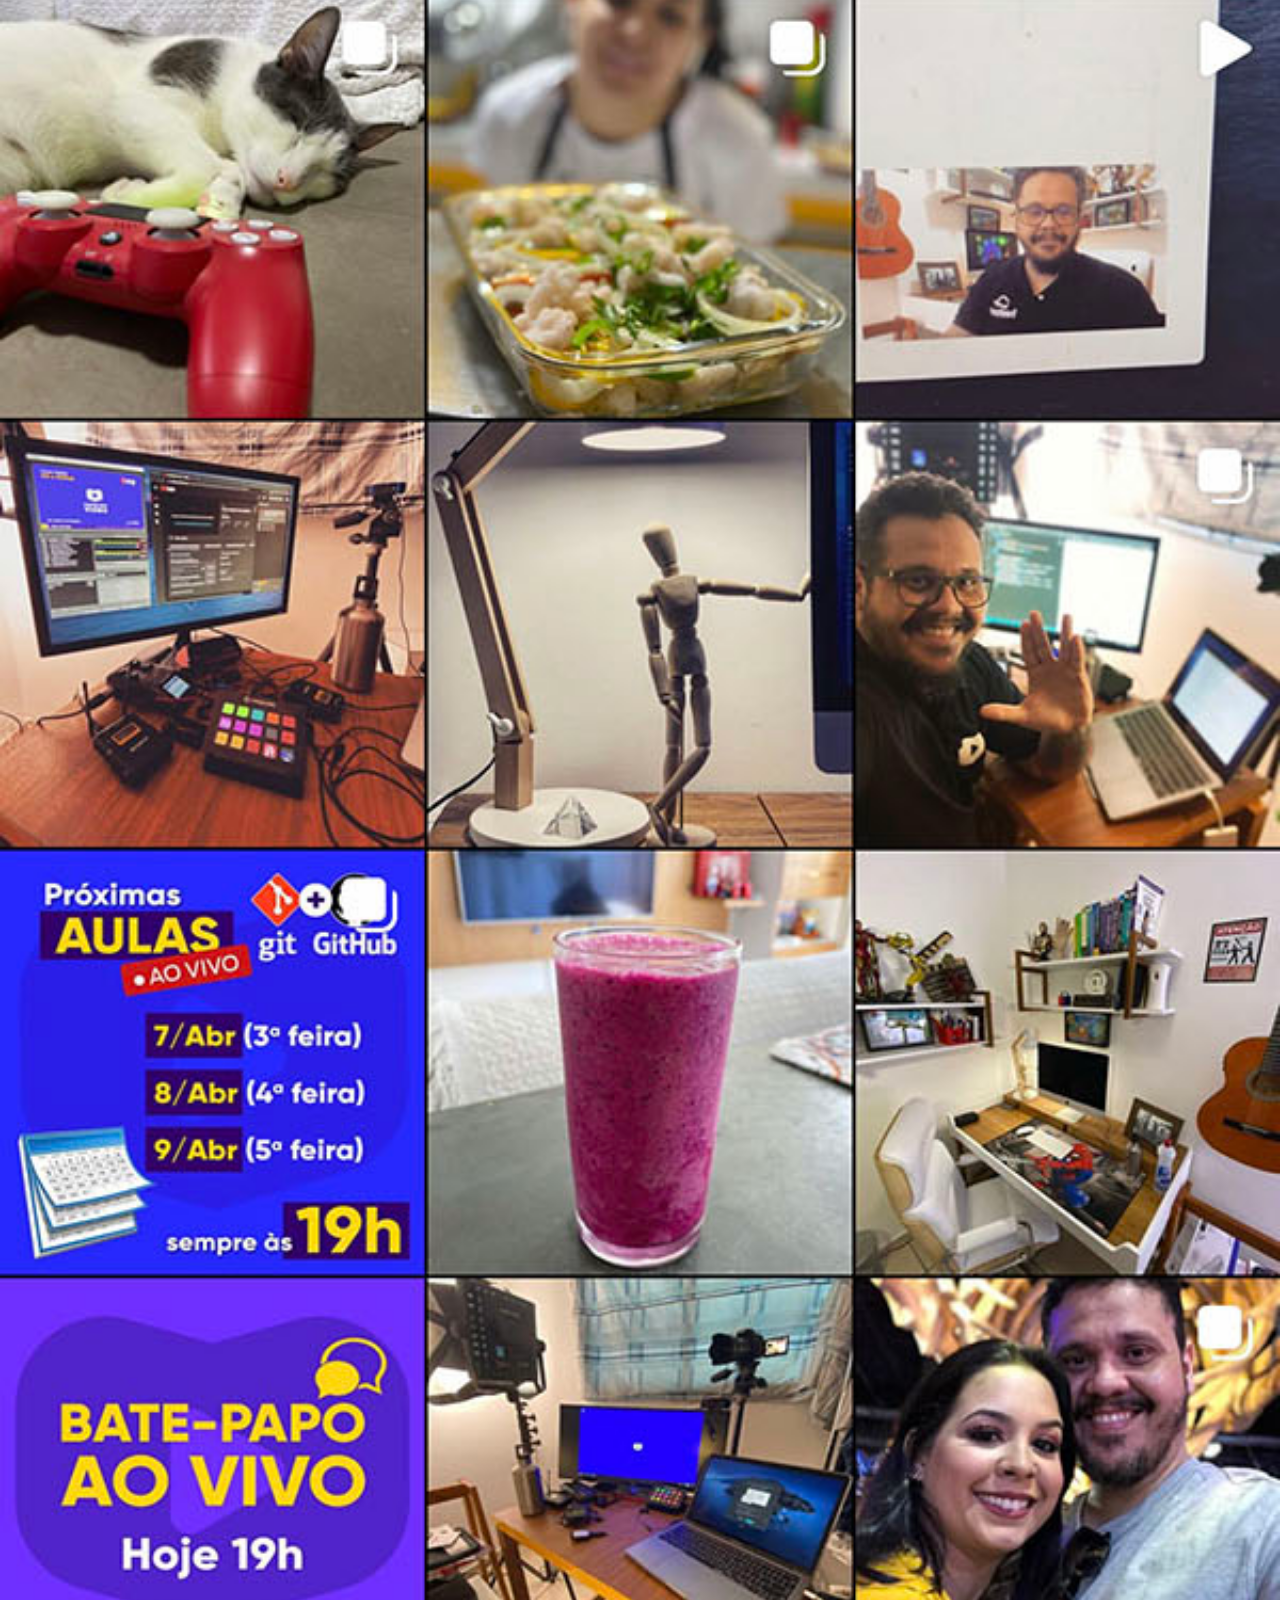
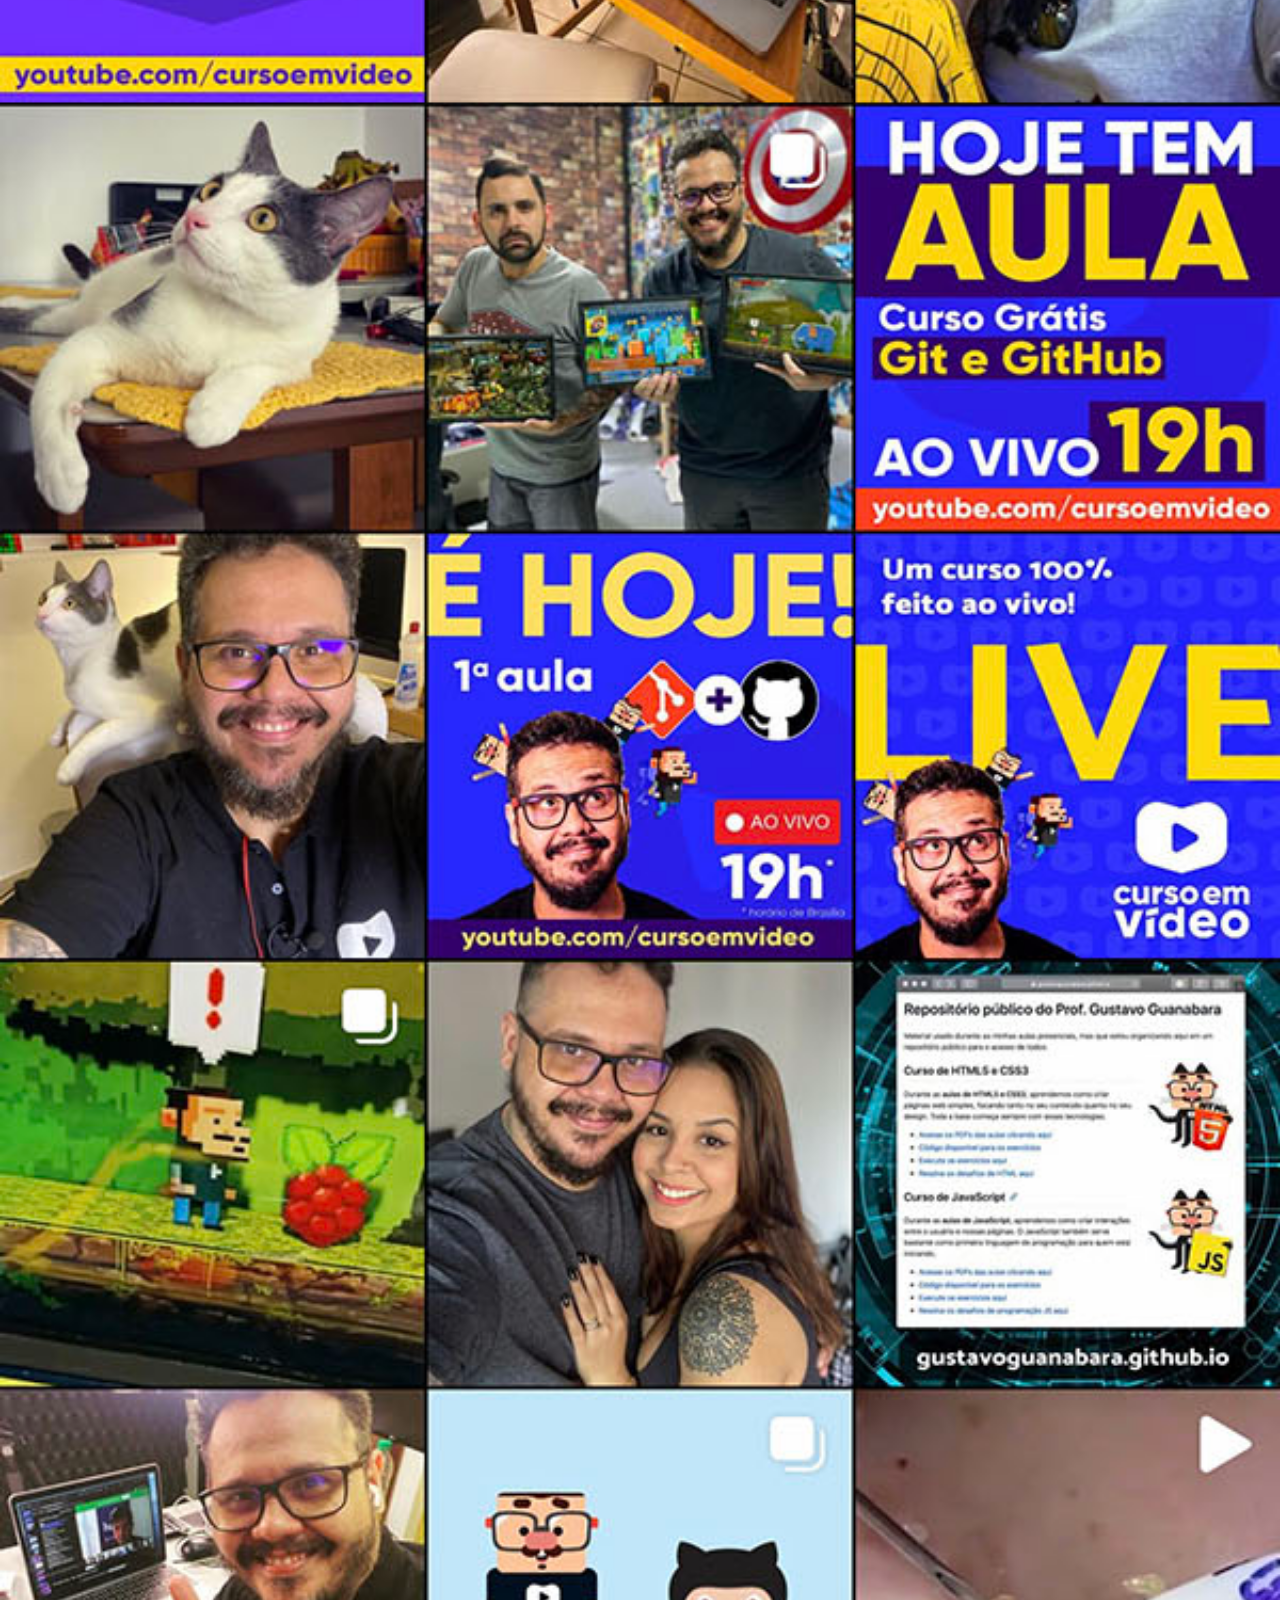
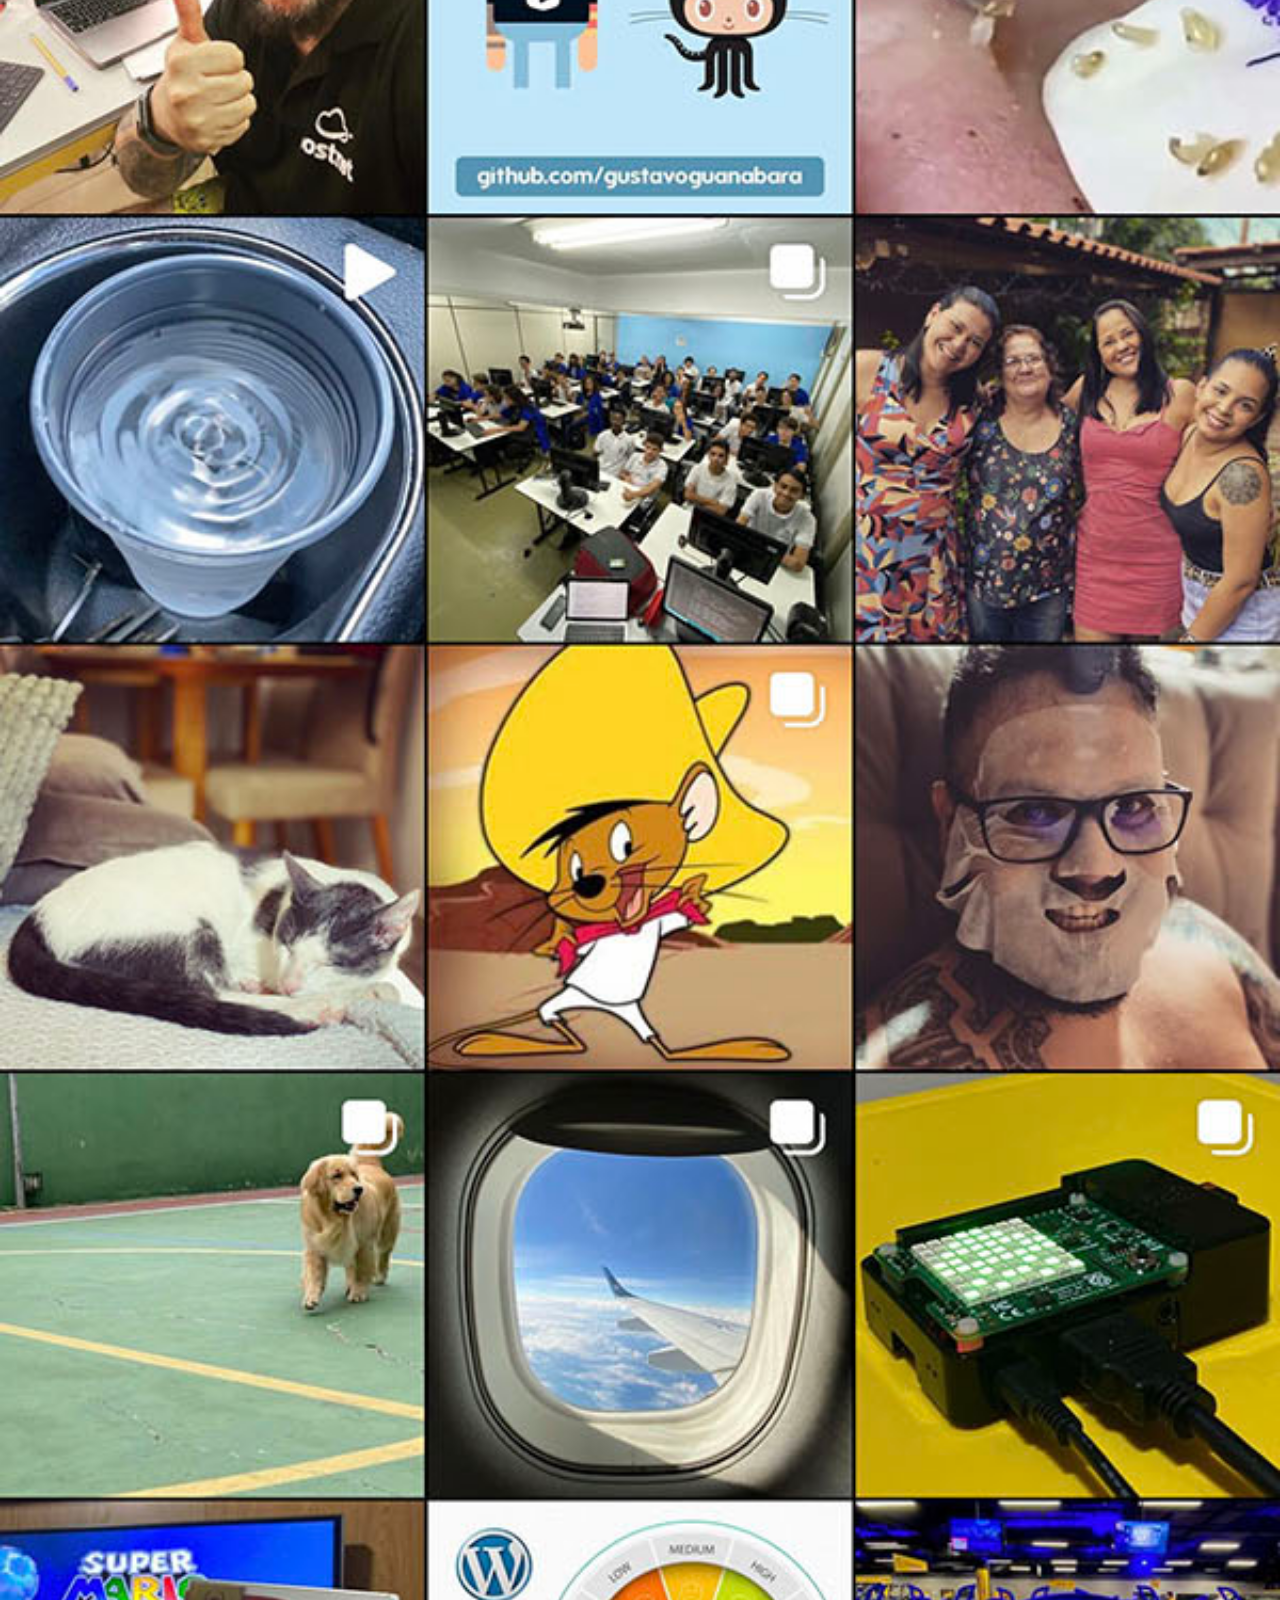
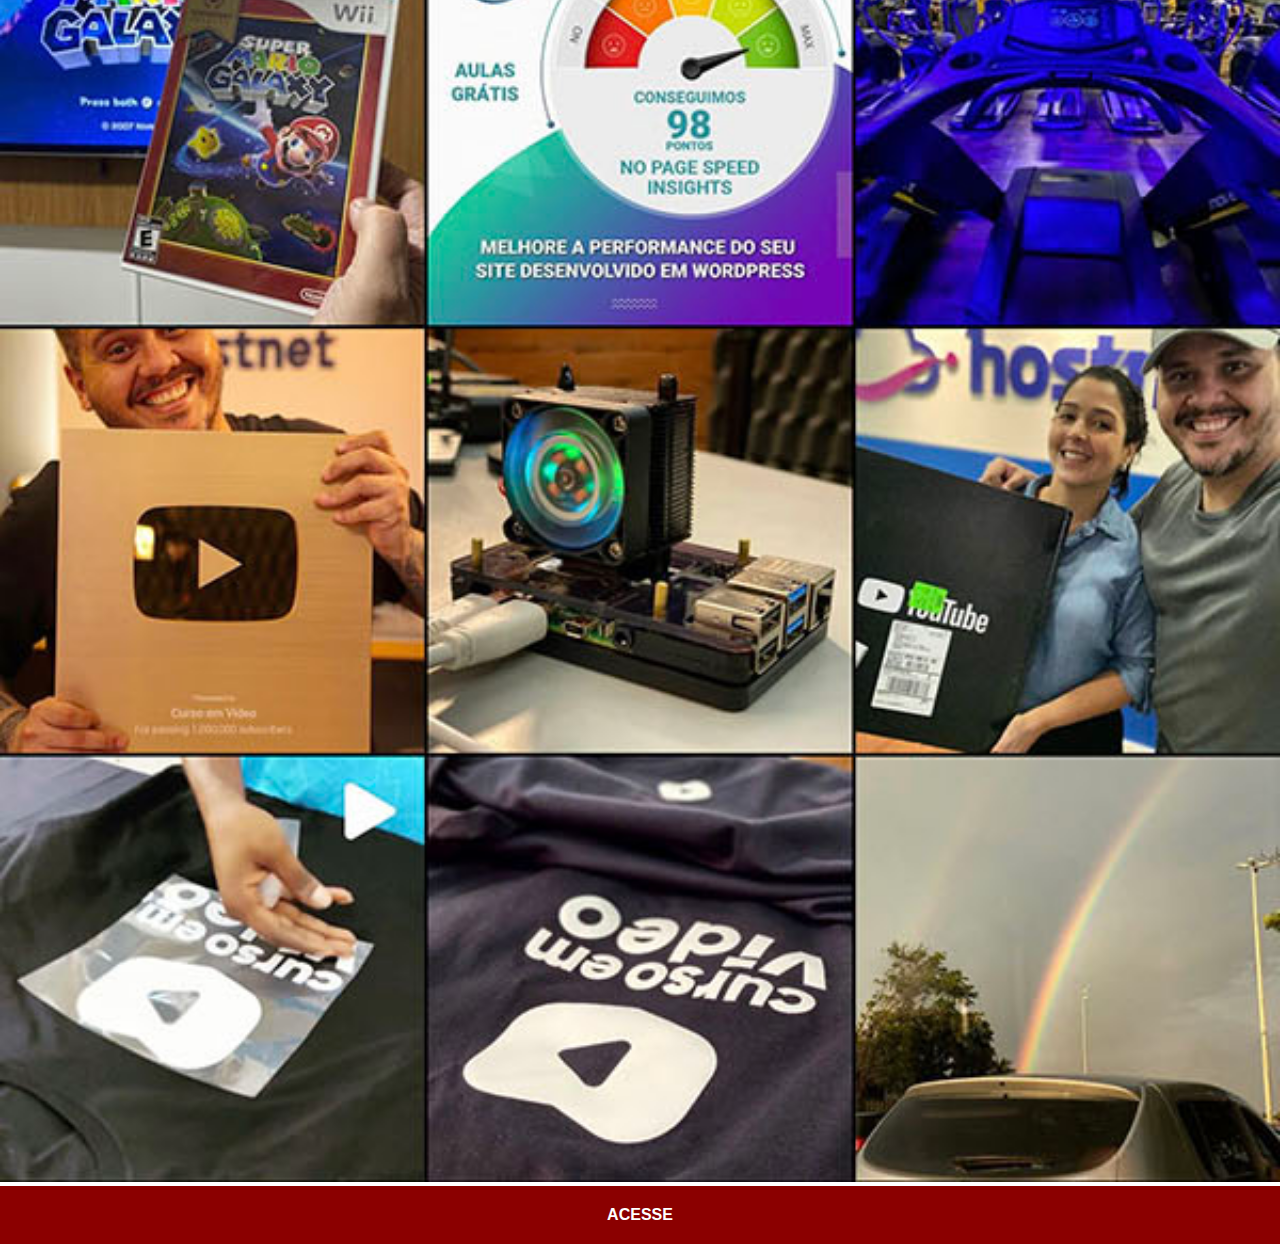
<file: instagram.html>
<!DOCTYPE html>
<html lang="pt-br">
<head>
    <meta charset="UTF-8">
    <meta name="viewport" content="width=device-width, initial-scale=1.0">
    <title>Instagram</title>
    <link rel="stylesheet" href="estilos/social.css">
</head>
<body>
    <img src="imagens/tela-instagram.jpg" alt="Instagram">
    <a href="https://www.instagram.com/gustavoguanabara/" target="_blank">ACESSE</a>
</body>
</html>
</file>
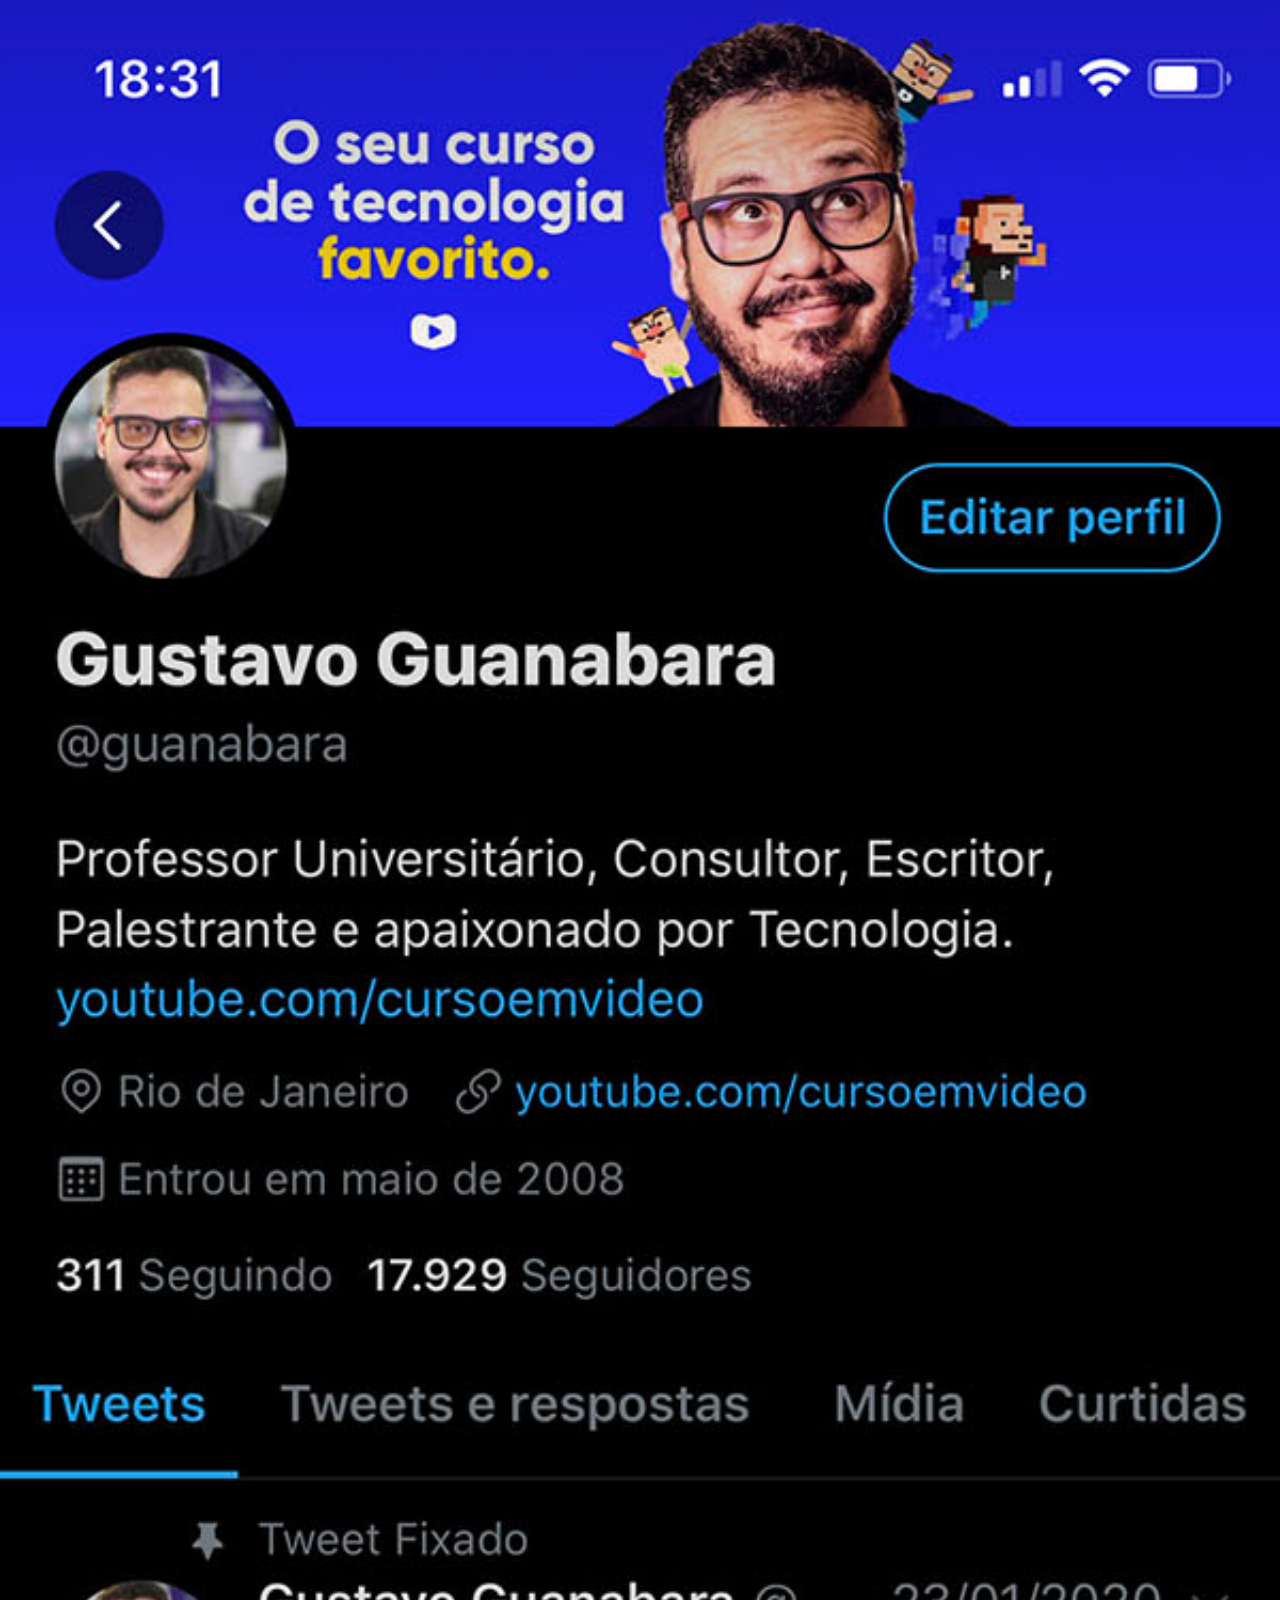
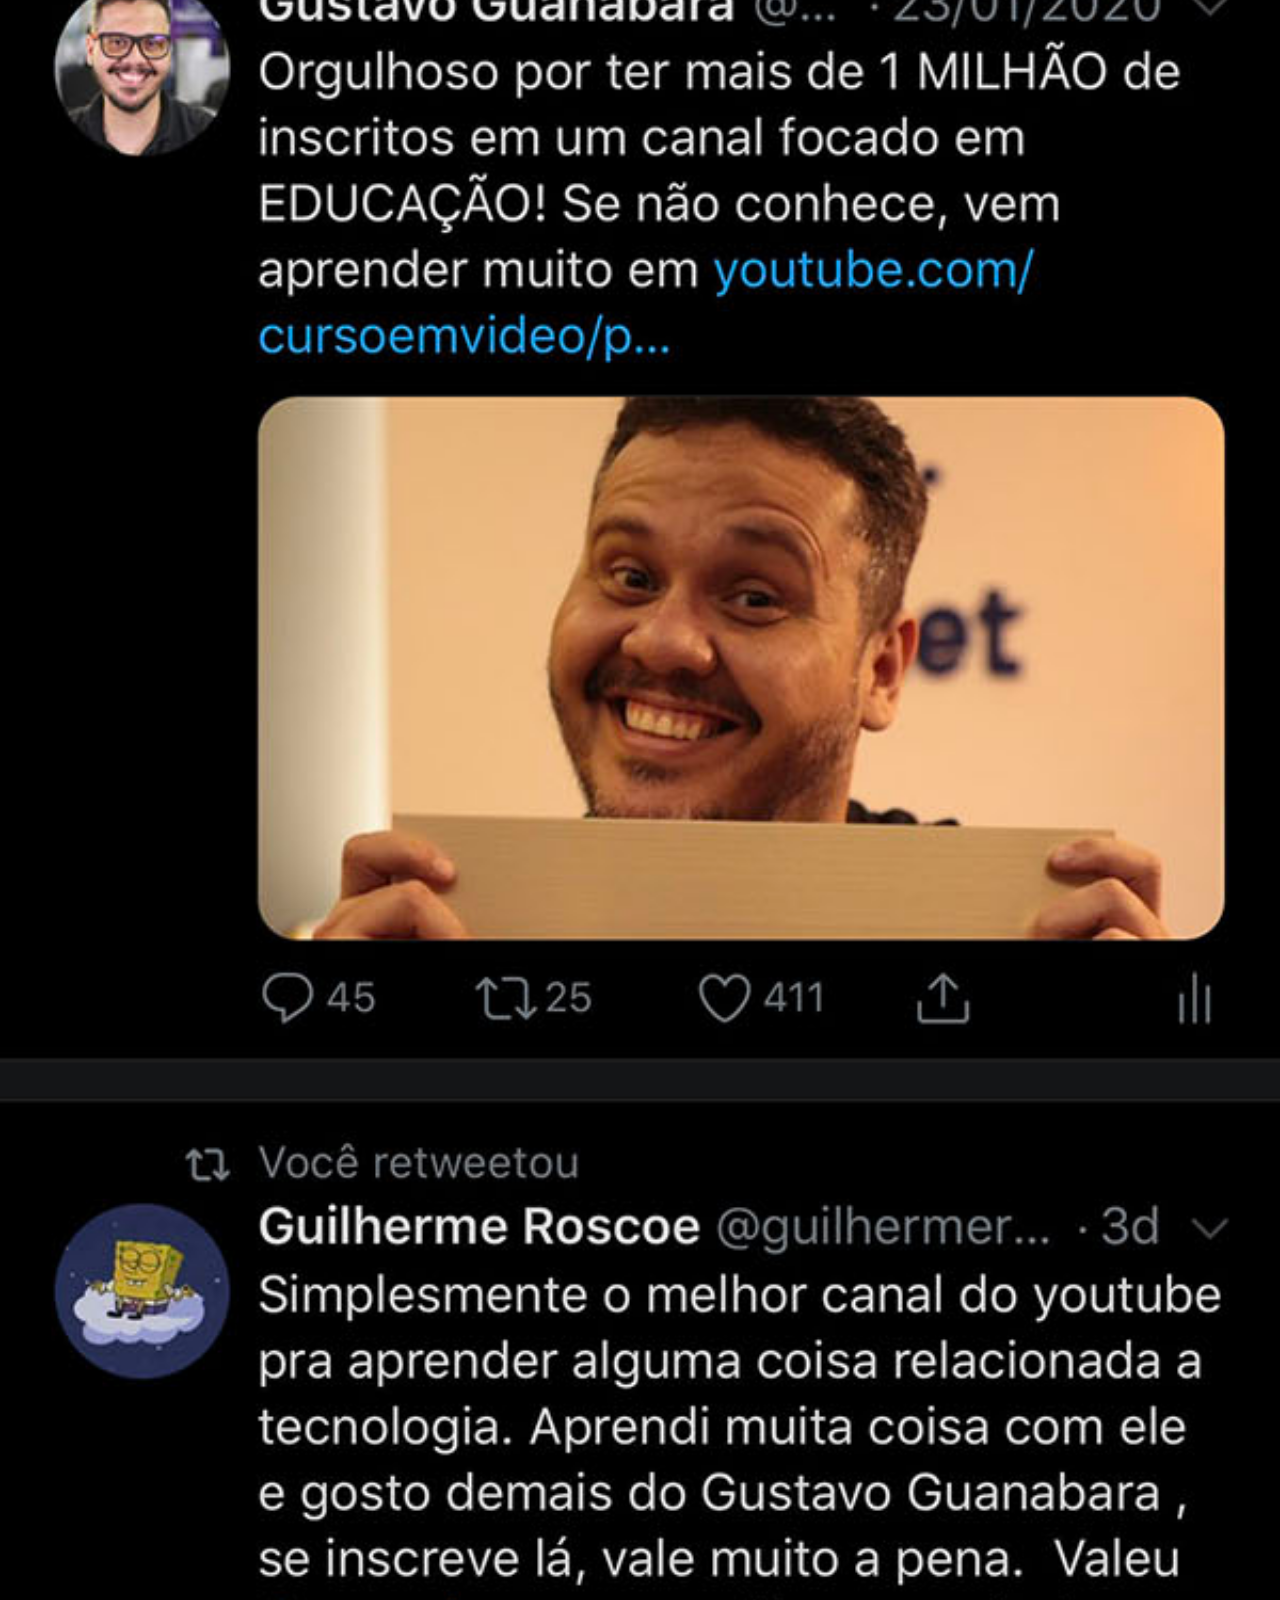
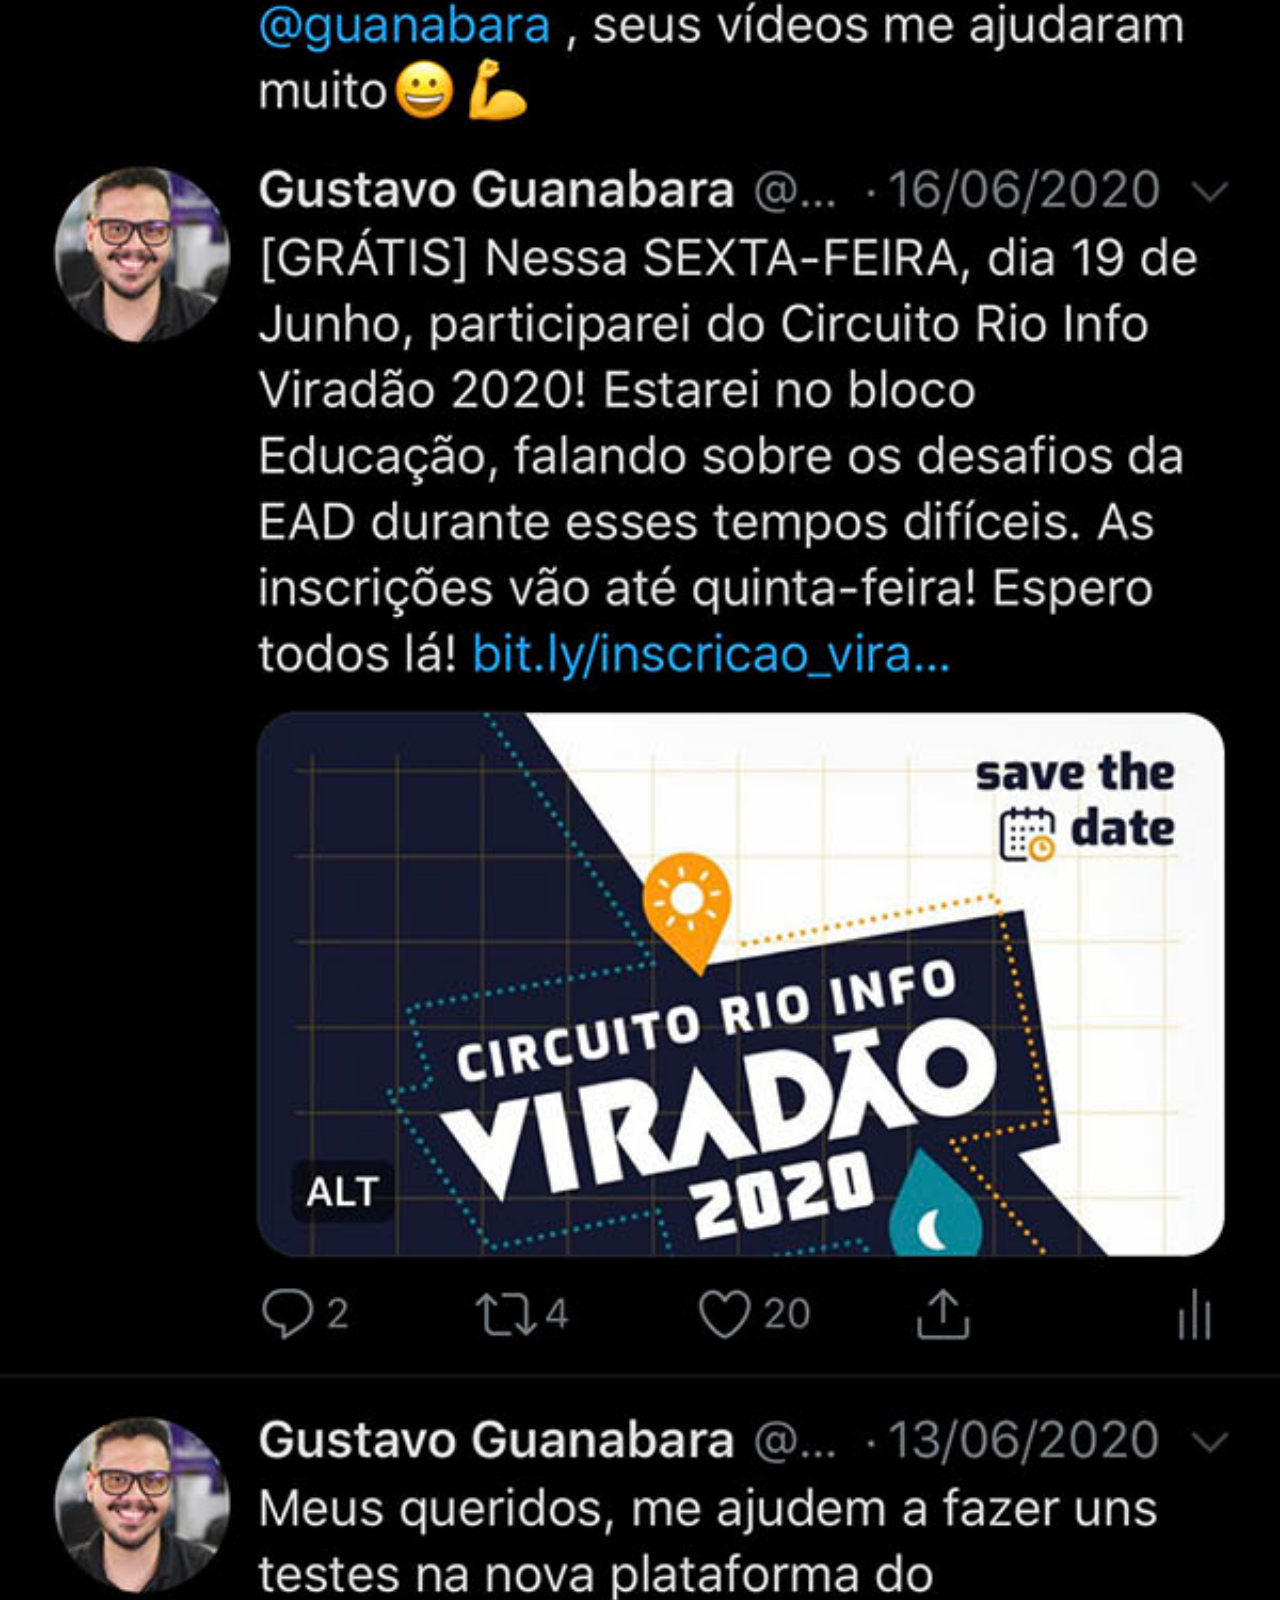
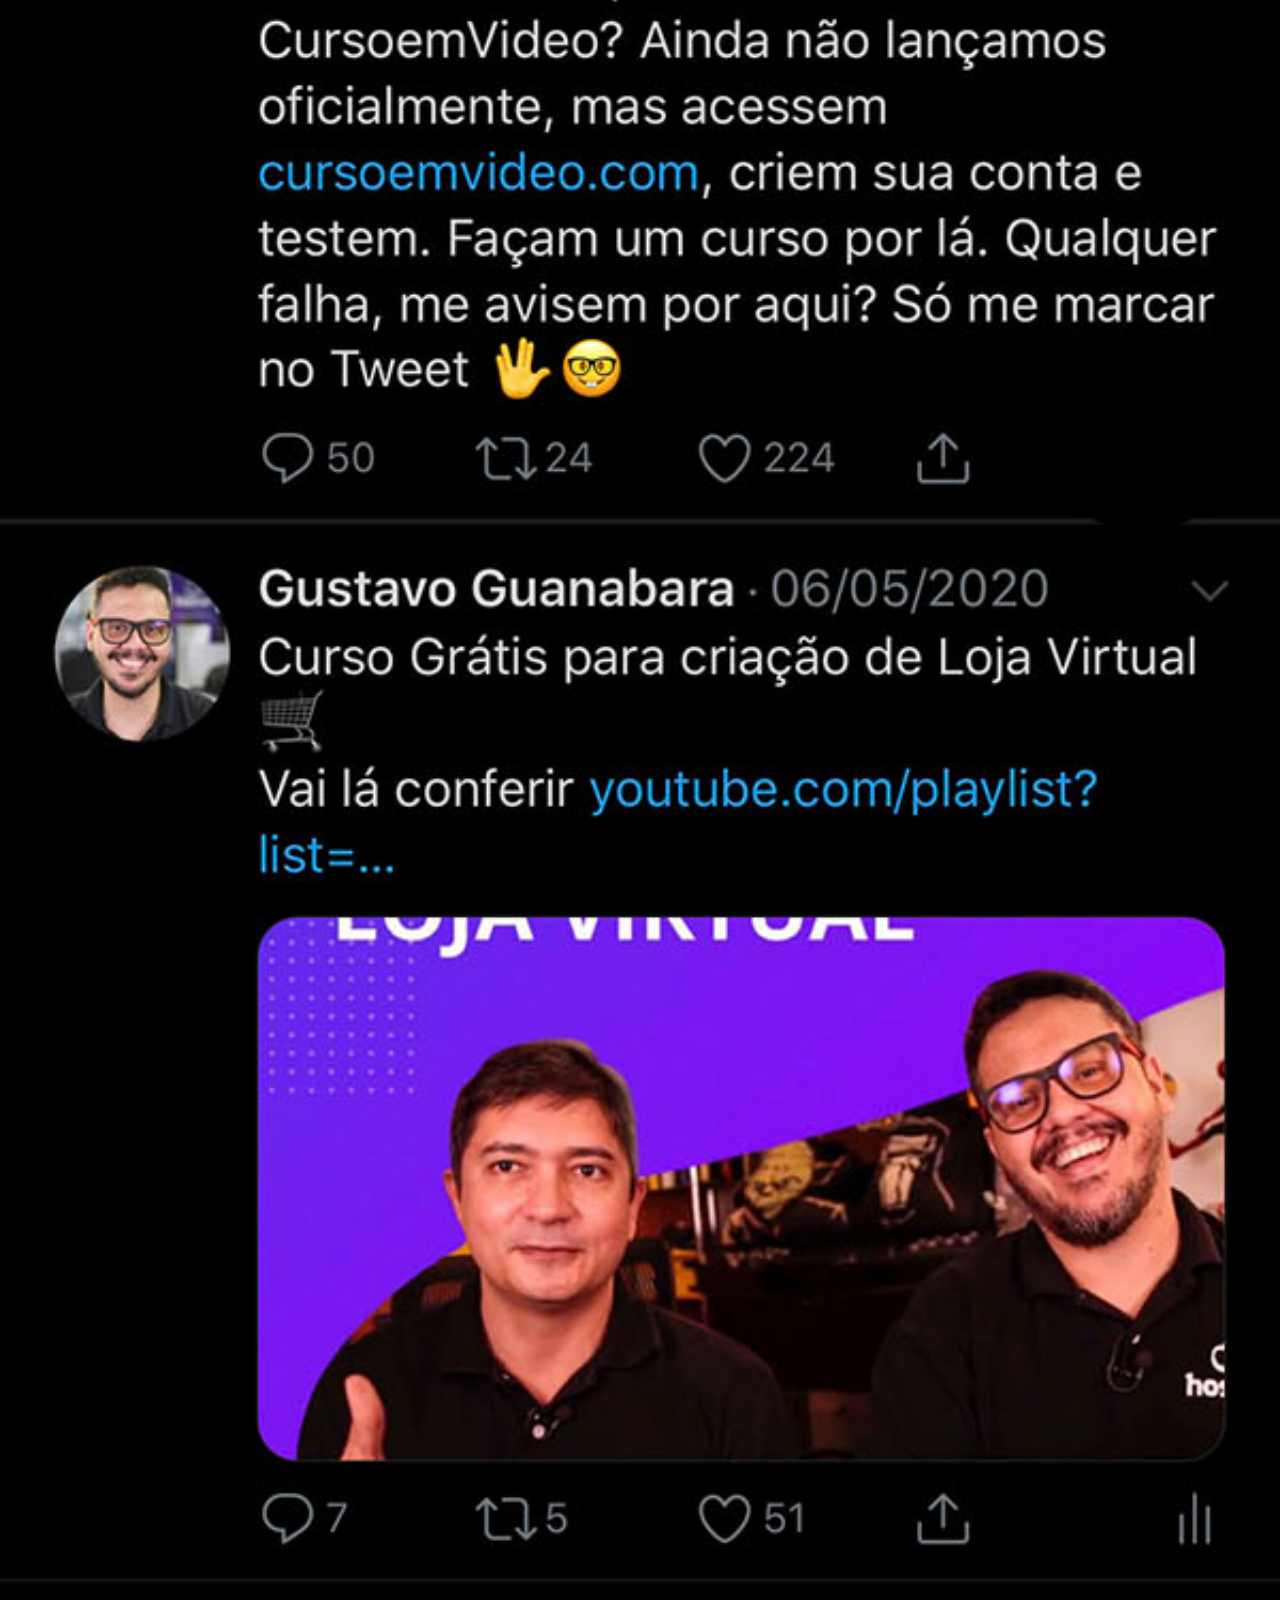
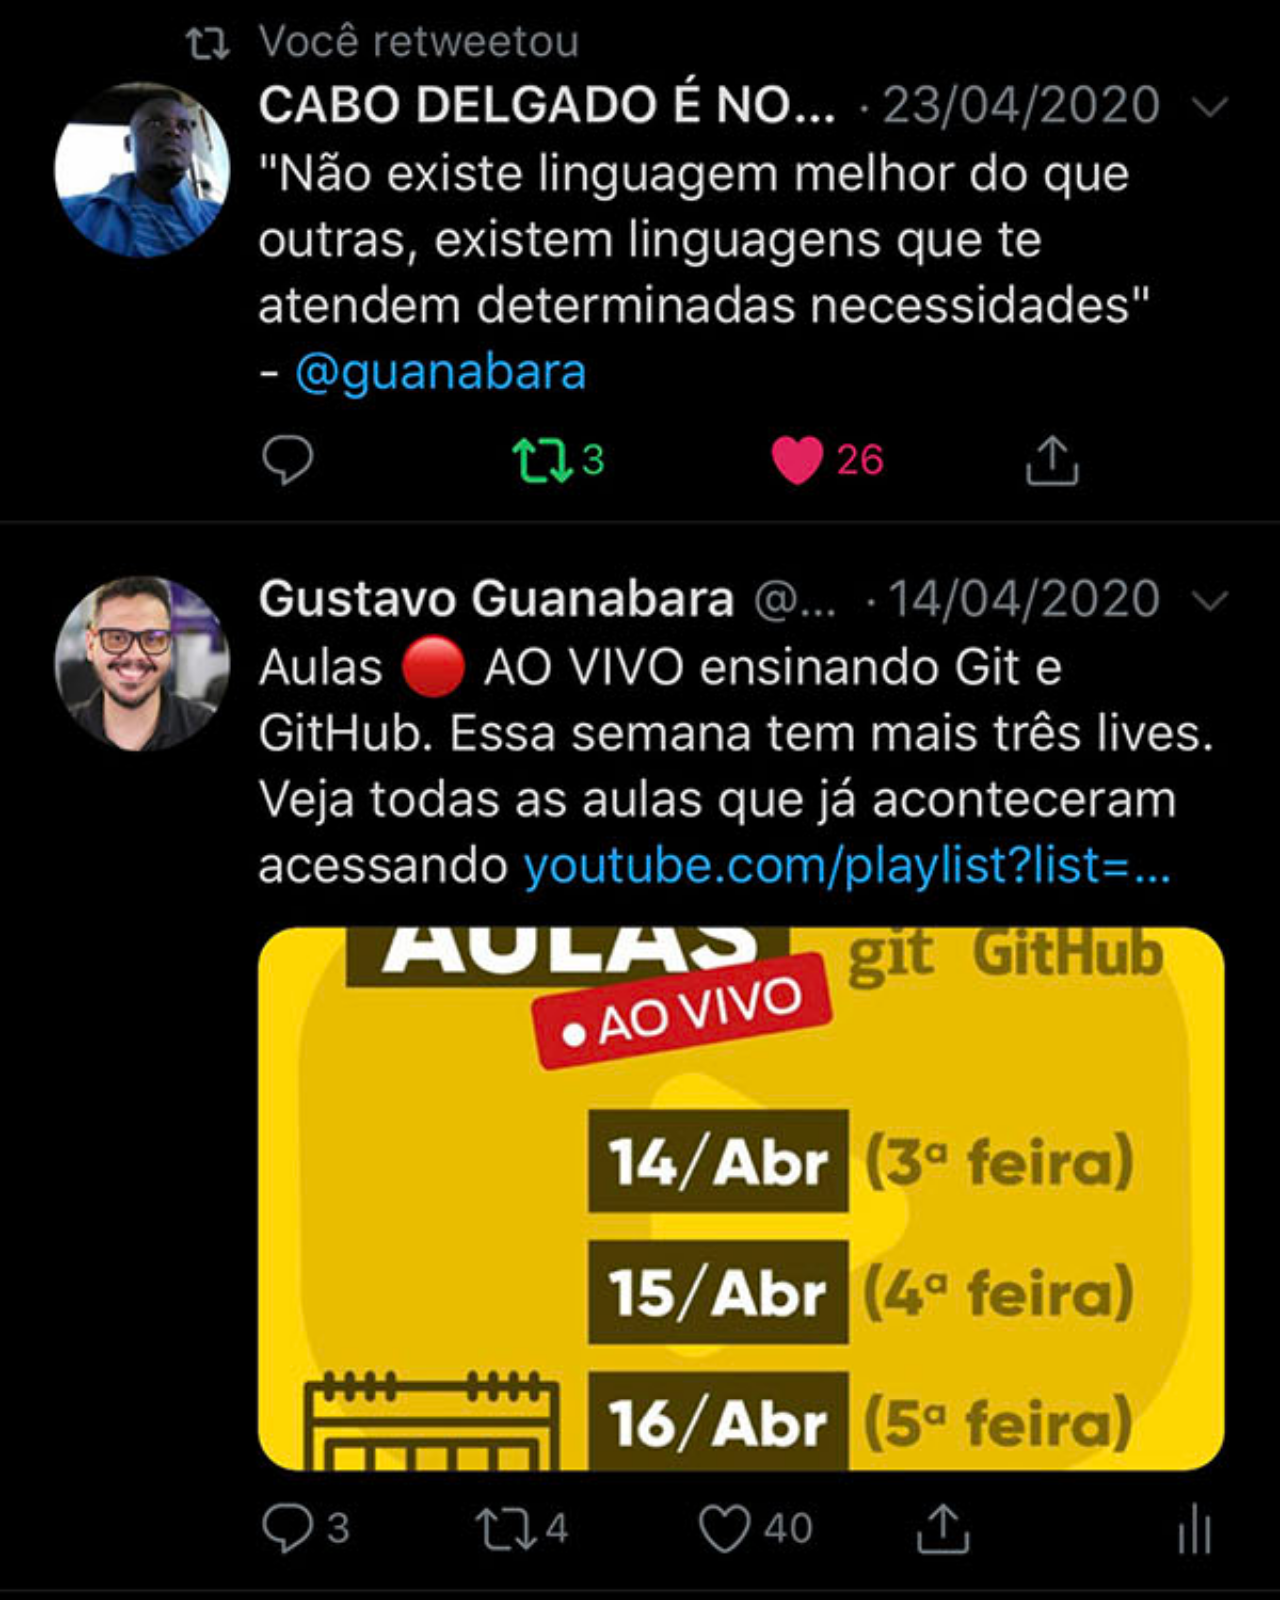
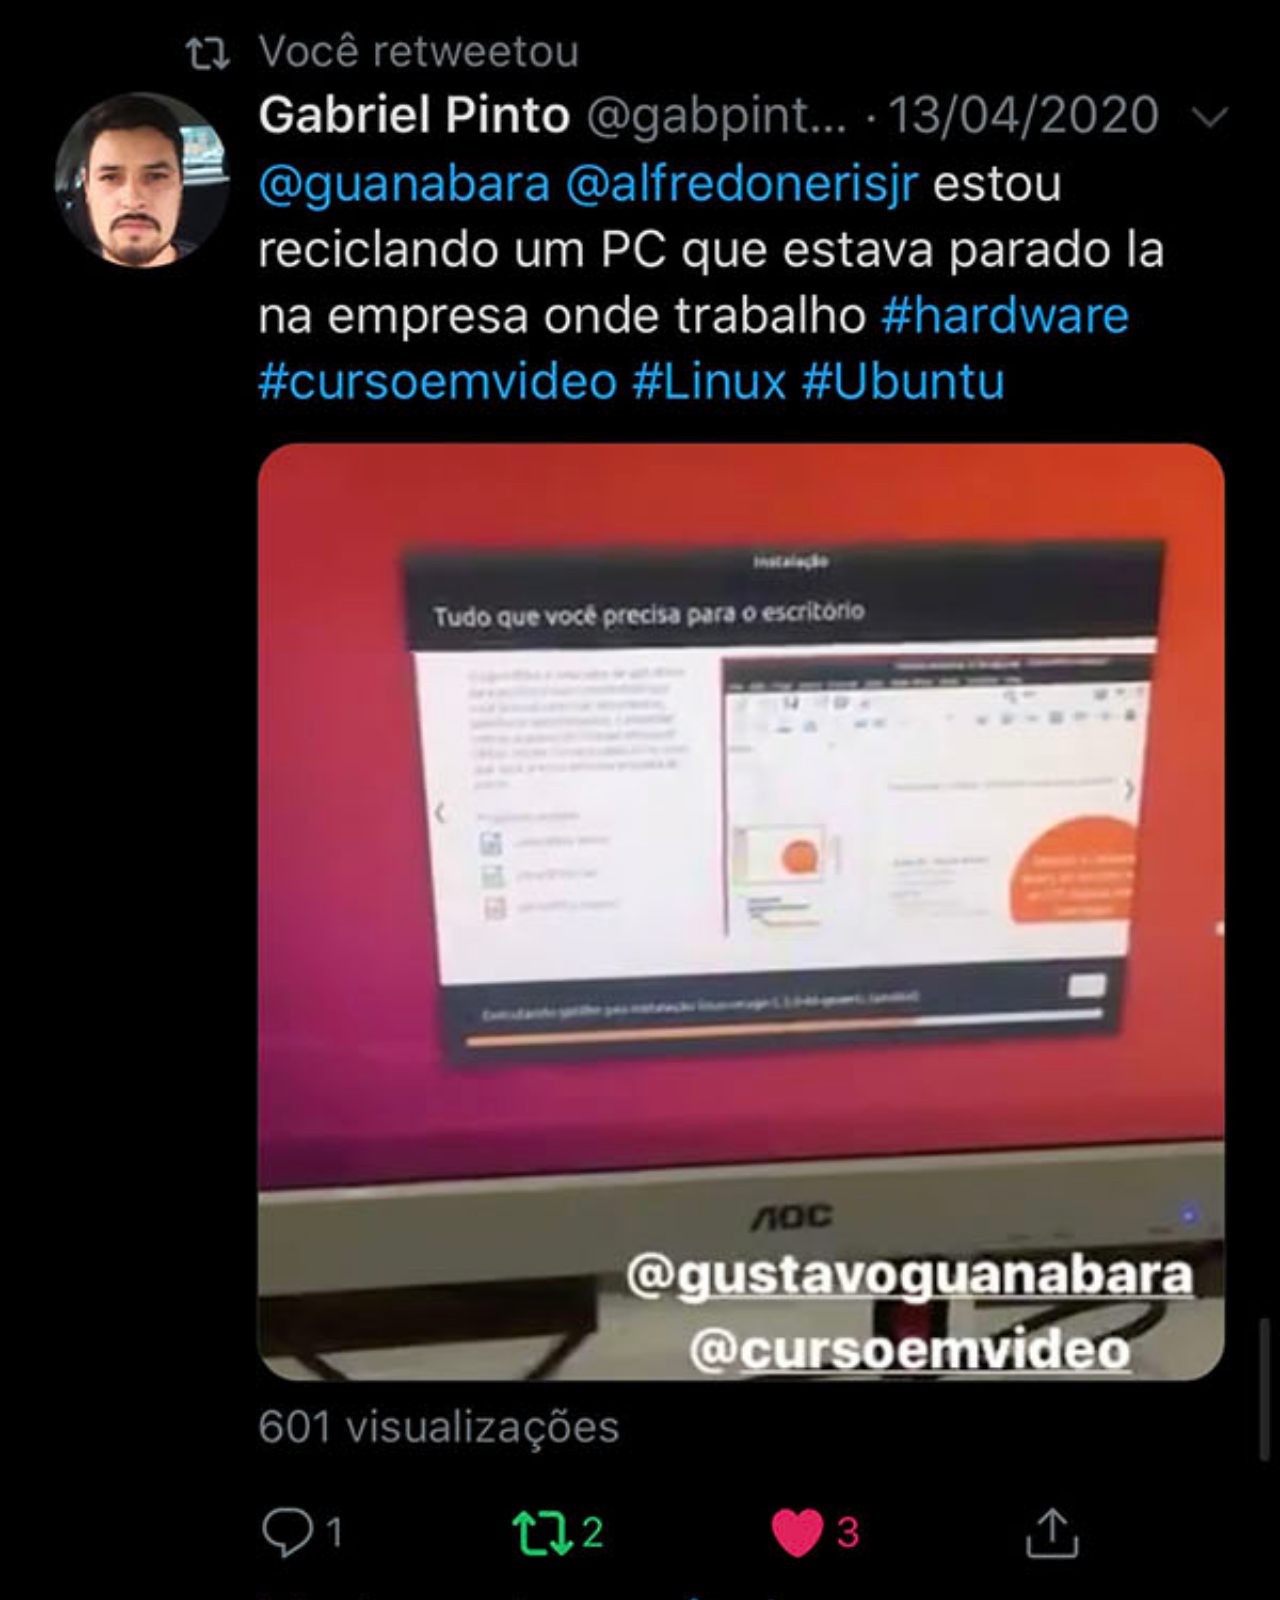
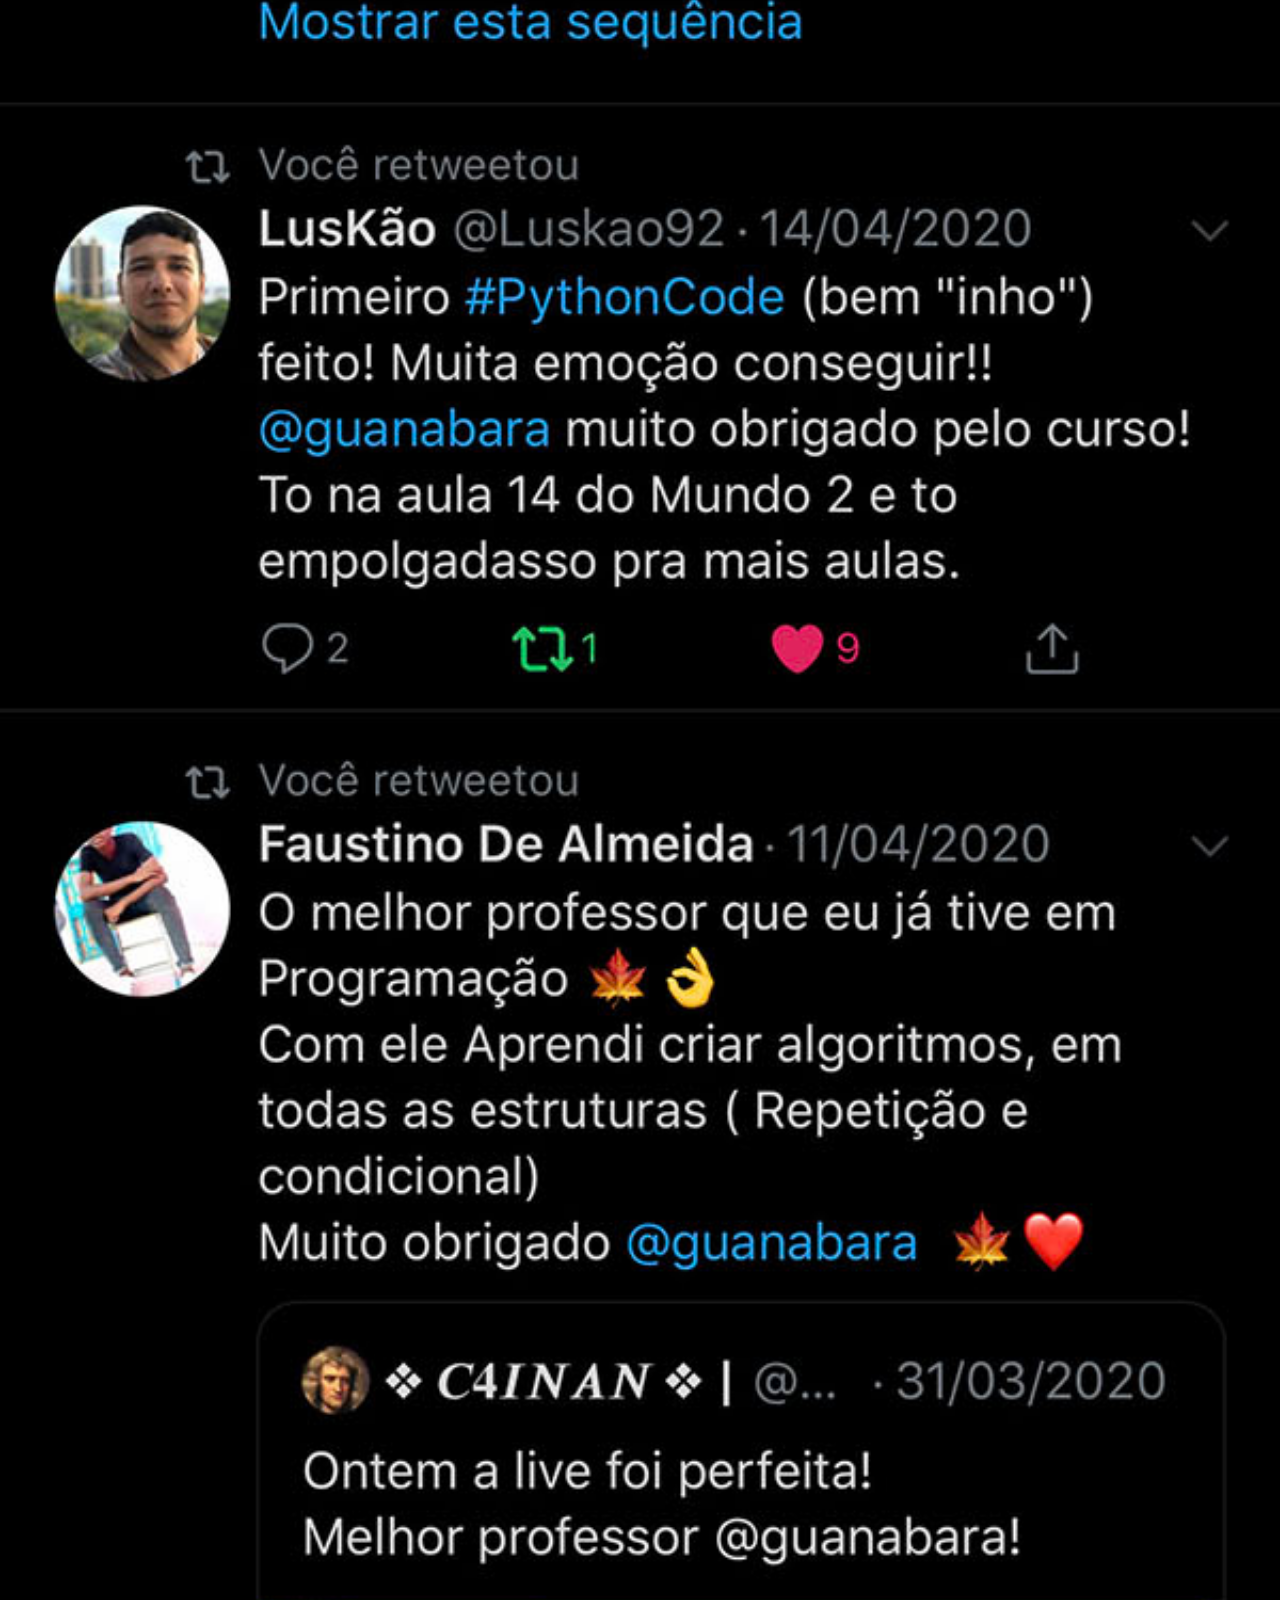
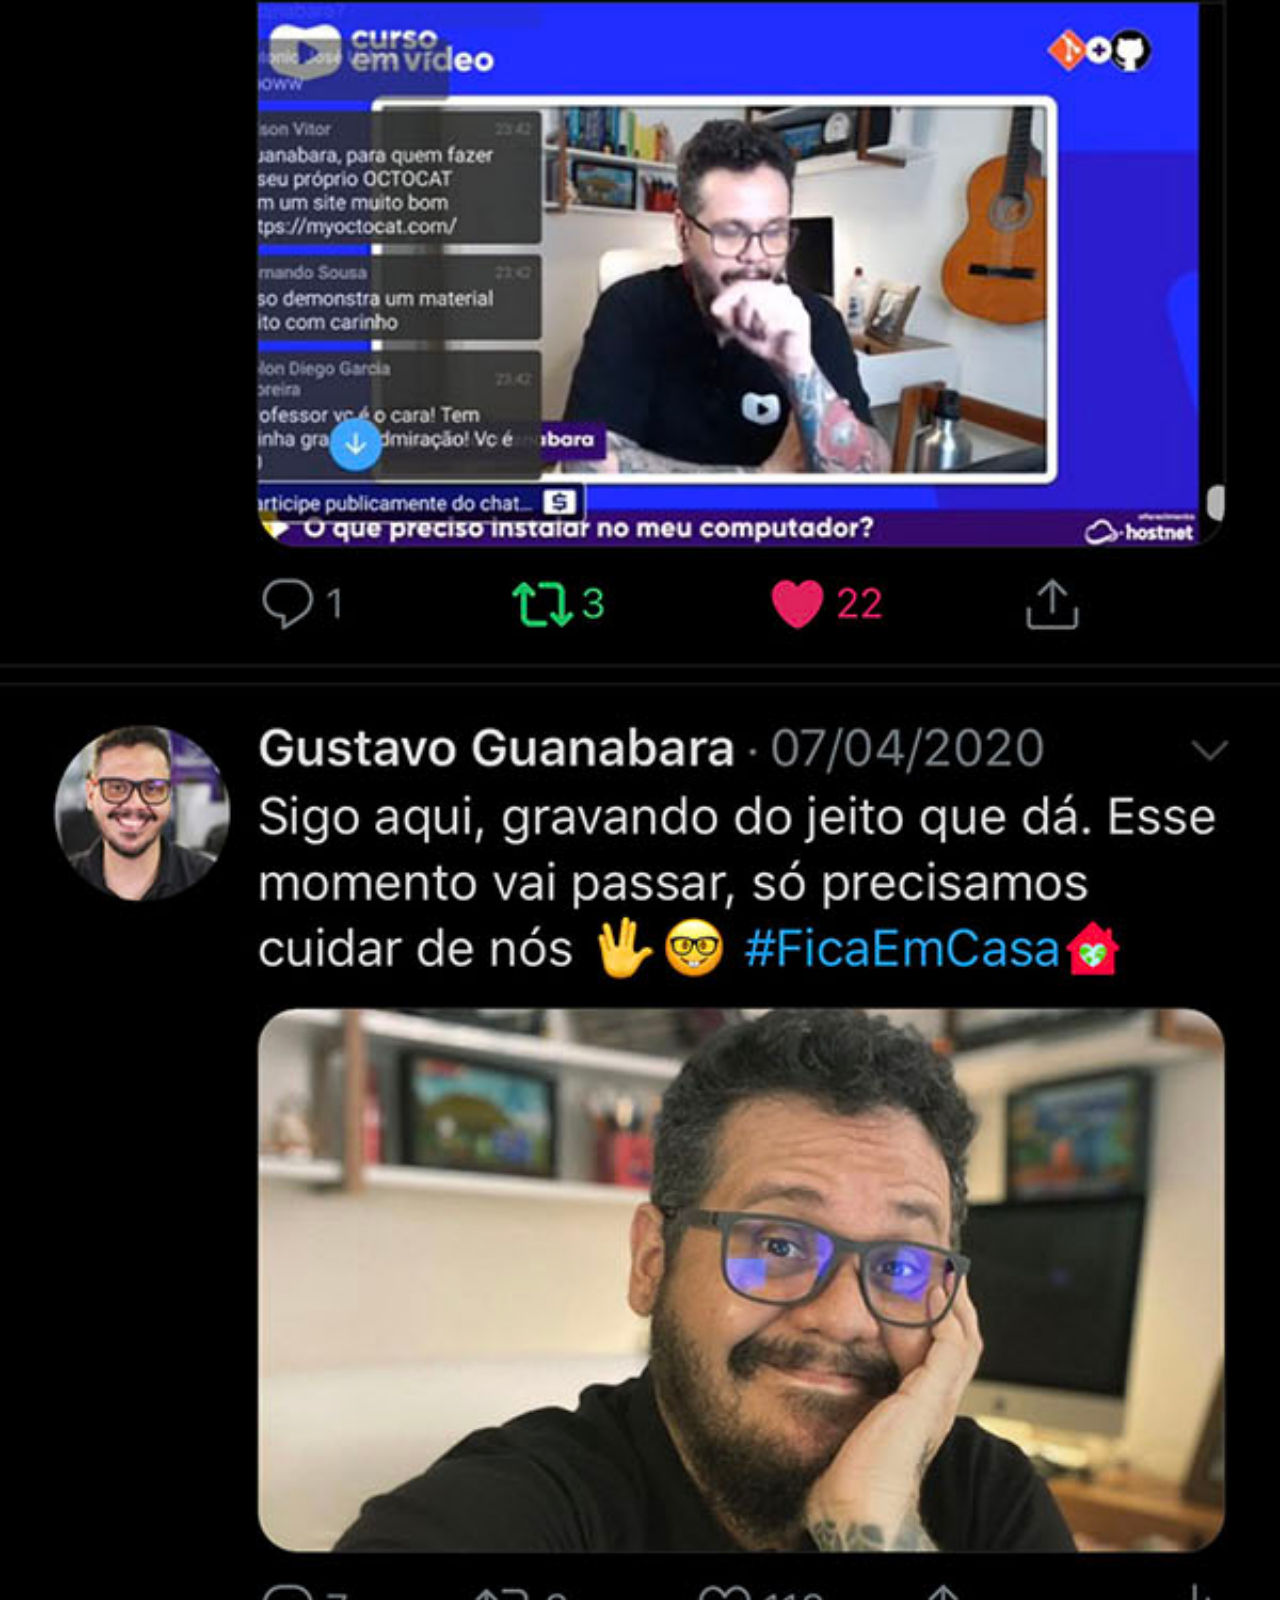
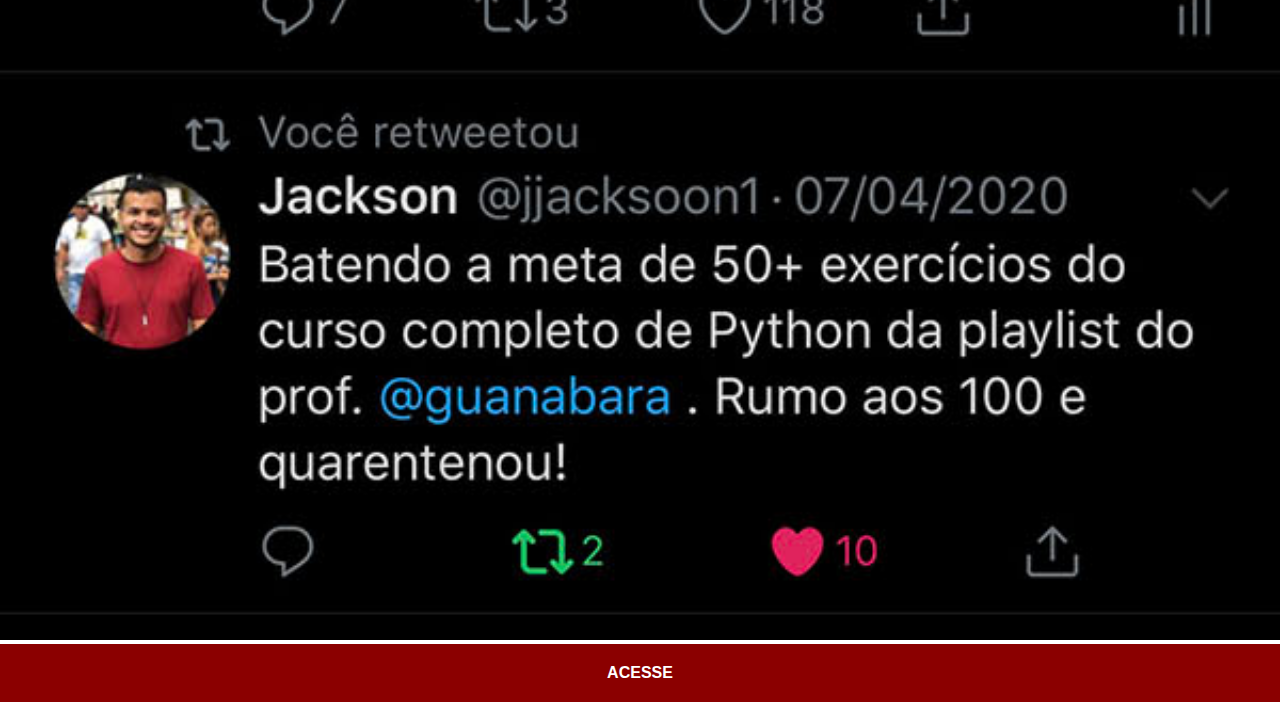
<file: twitter.html>
<!DOCTYPE html>
<html lang="pt-br">
<head>
    <meta charset="UTF-8">
    <meta name="viewport" content="width=device-width, initial-scale=1.0">
    <title>Twitter</title>
    <link rel="stylesheet" href="estilos/social.css">
</head>
<body>
     <img src="imagens/tela-twitter.jpg" alt="Twitter">
    <a href="https://www.twitter.com/guanabara/" target="_blank">ACESSE</a>
</body>
</html>
</file>
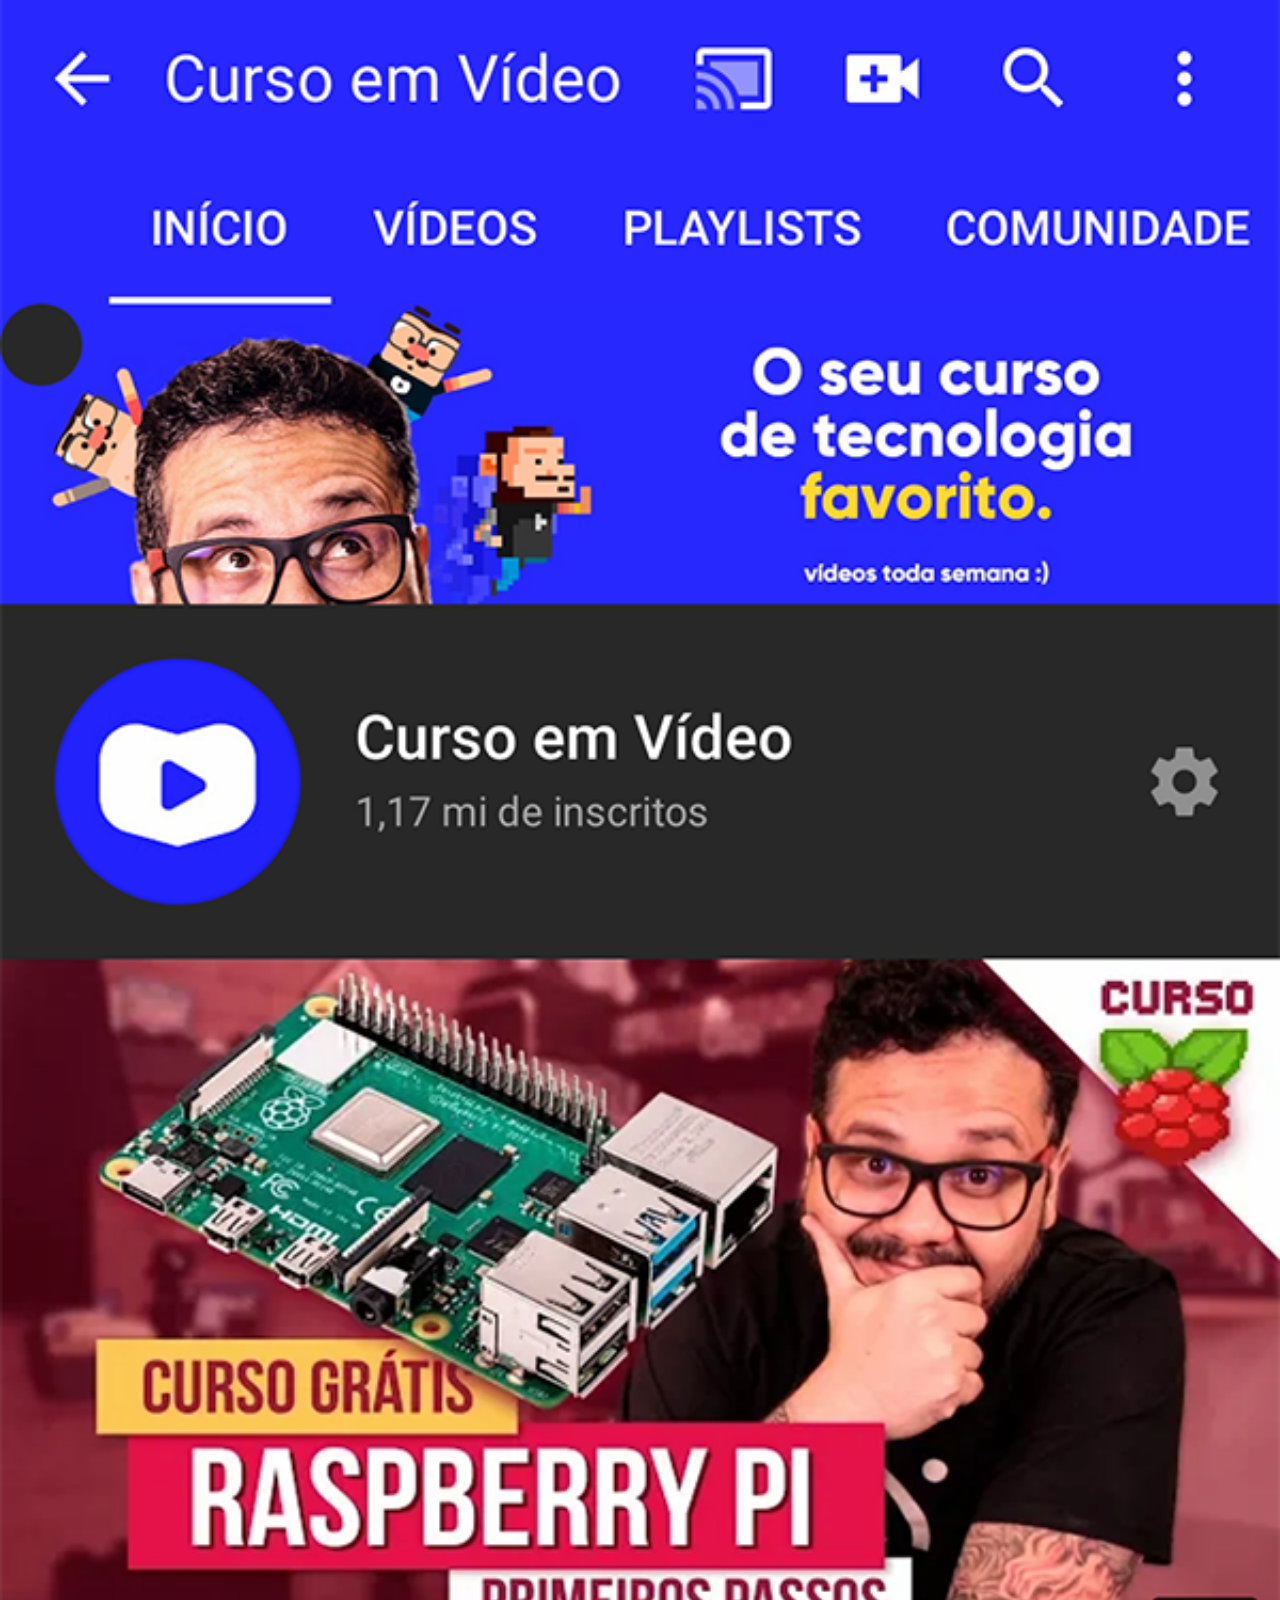
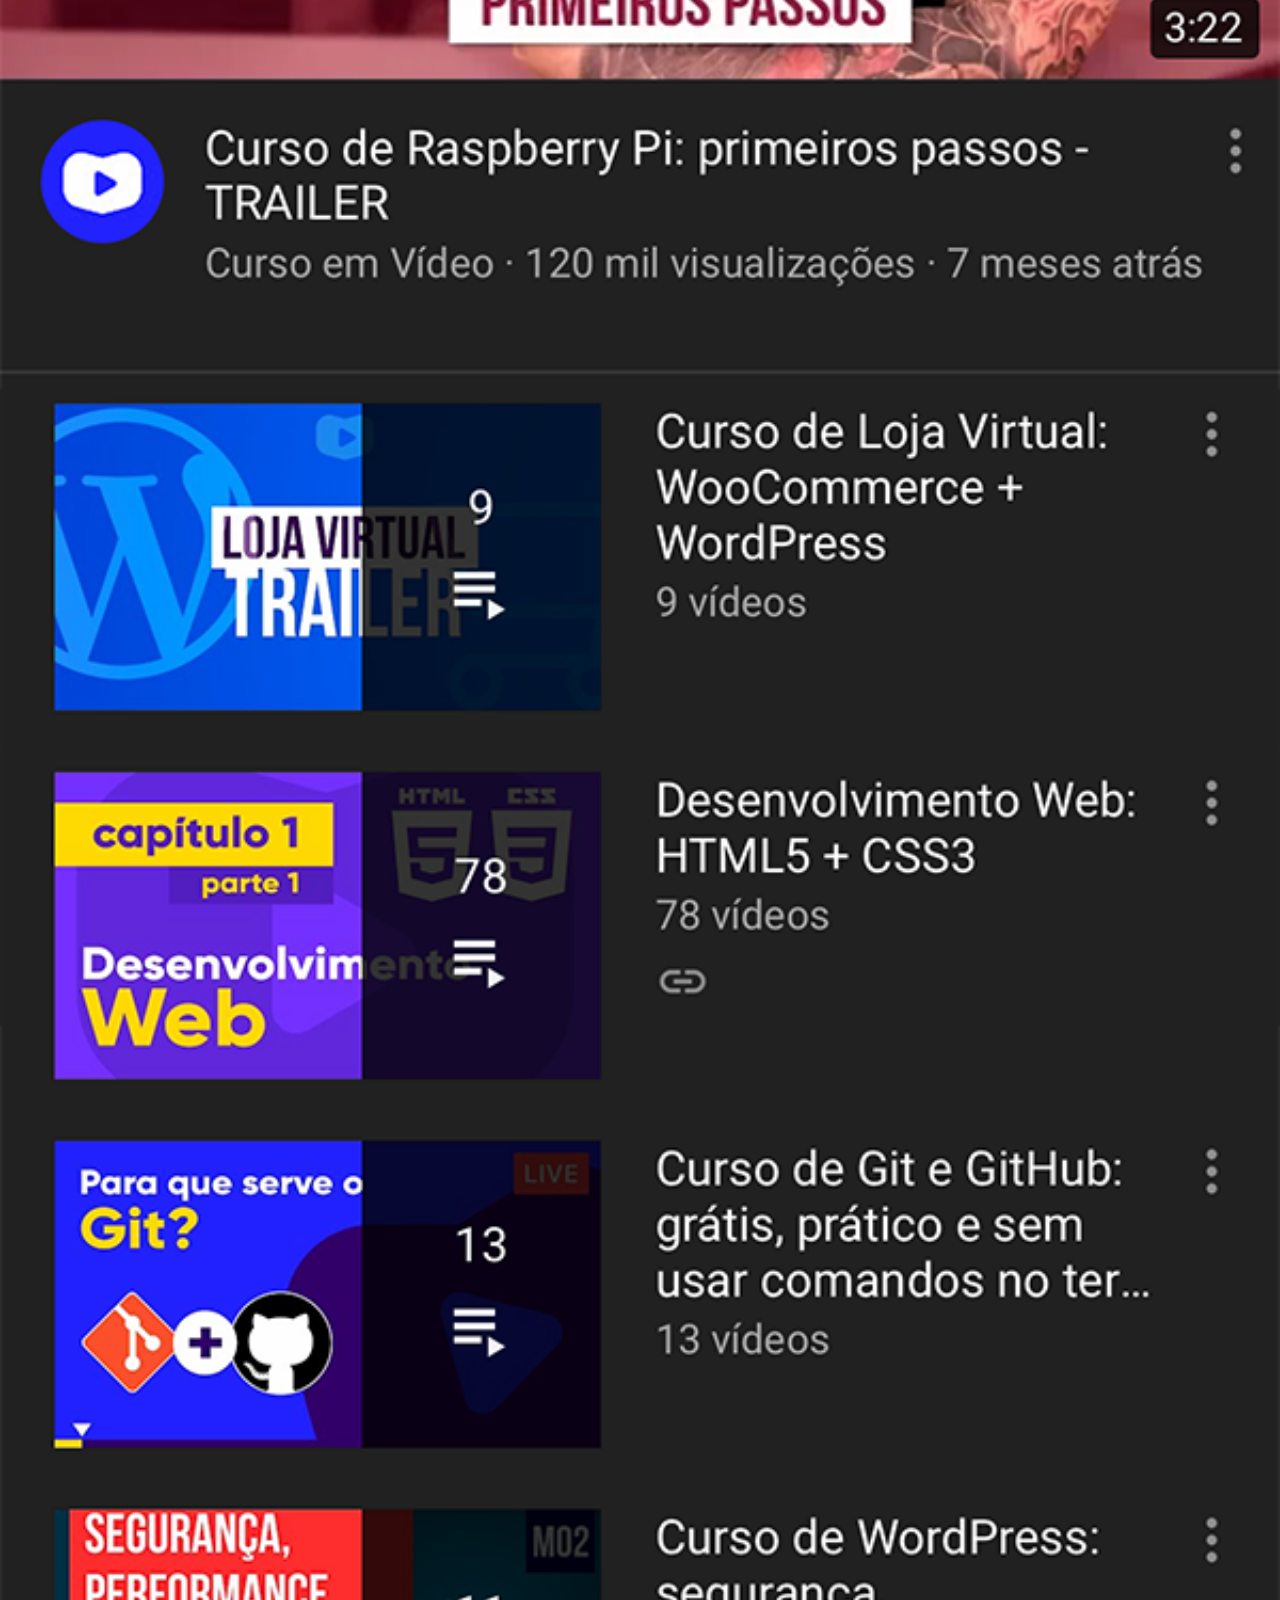
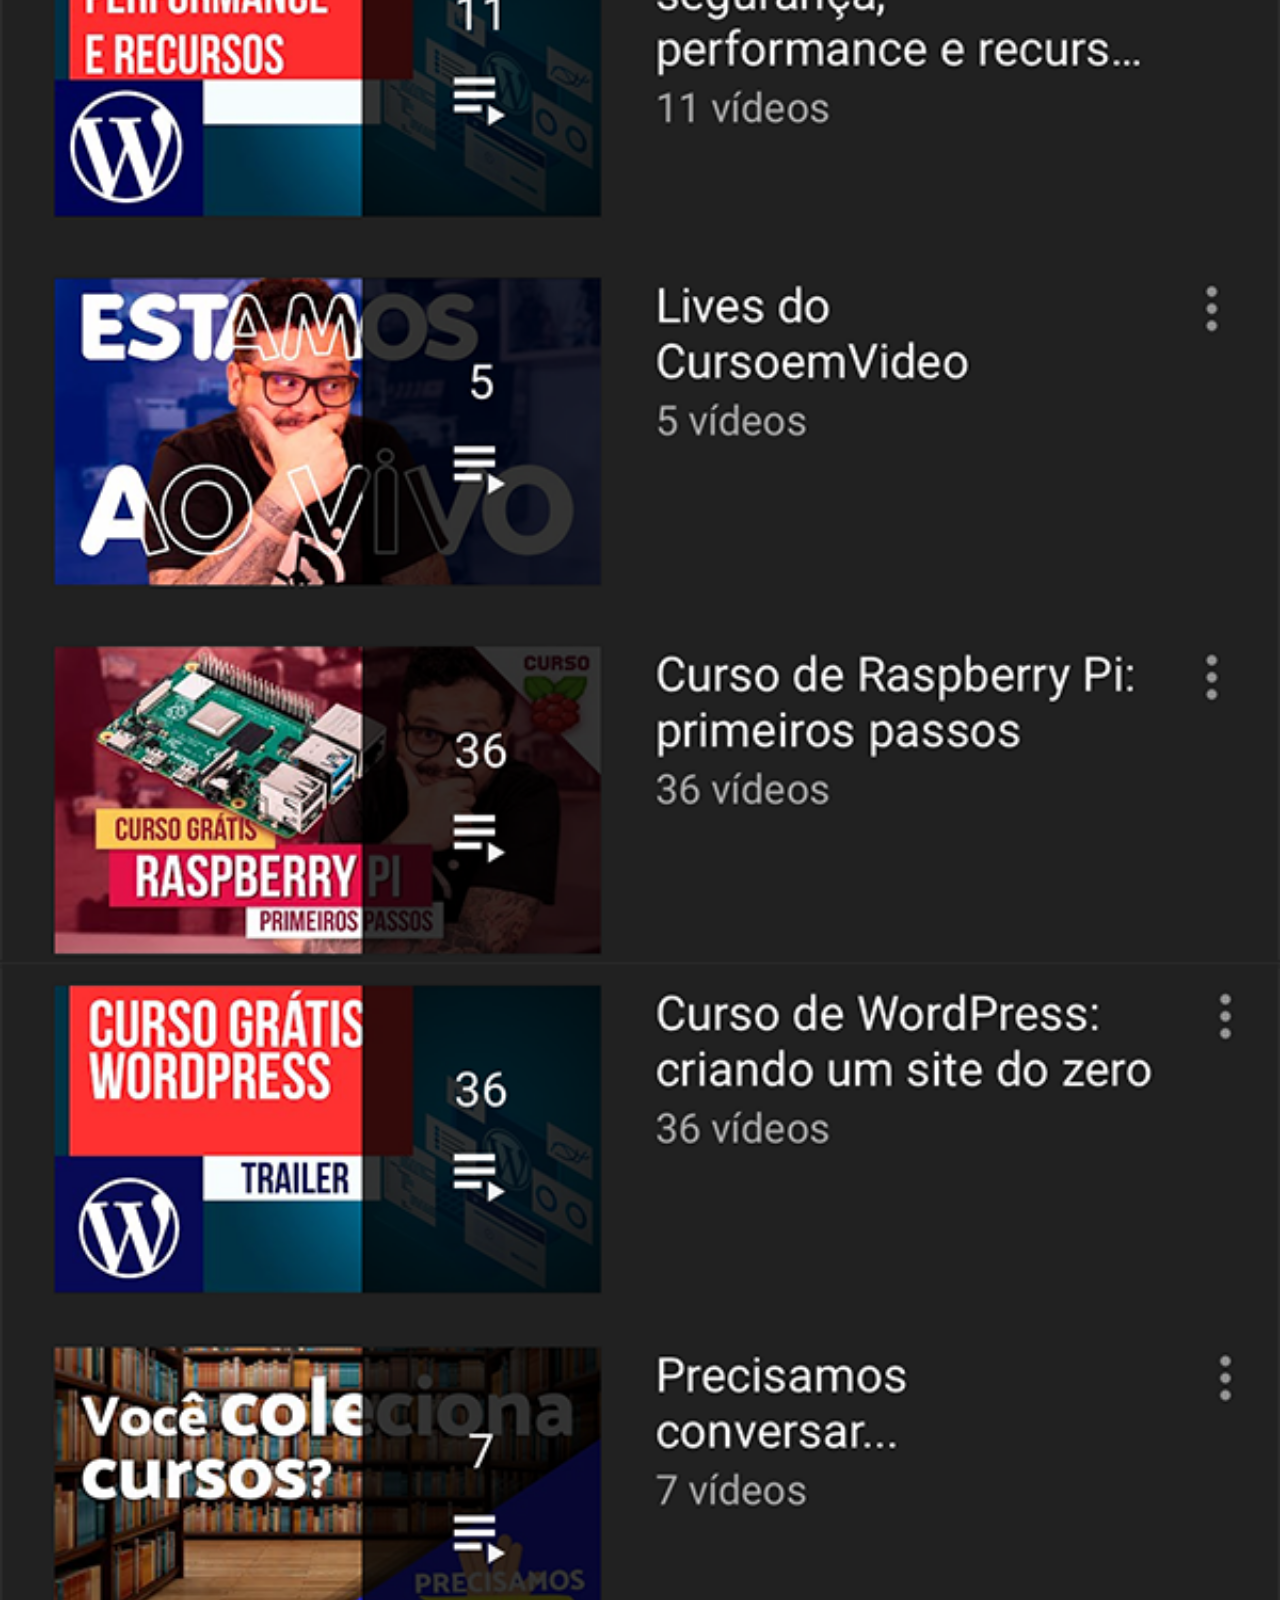
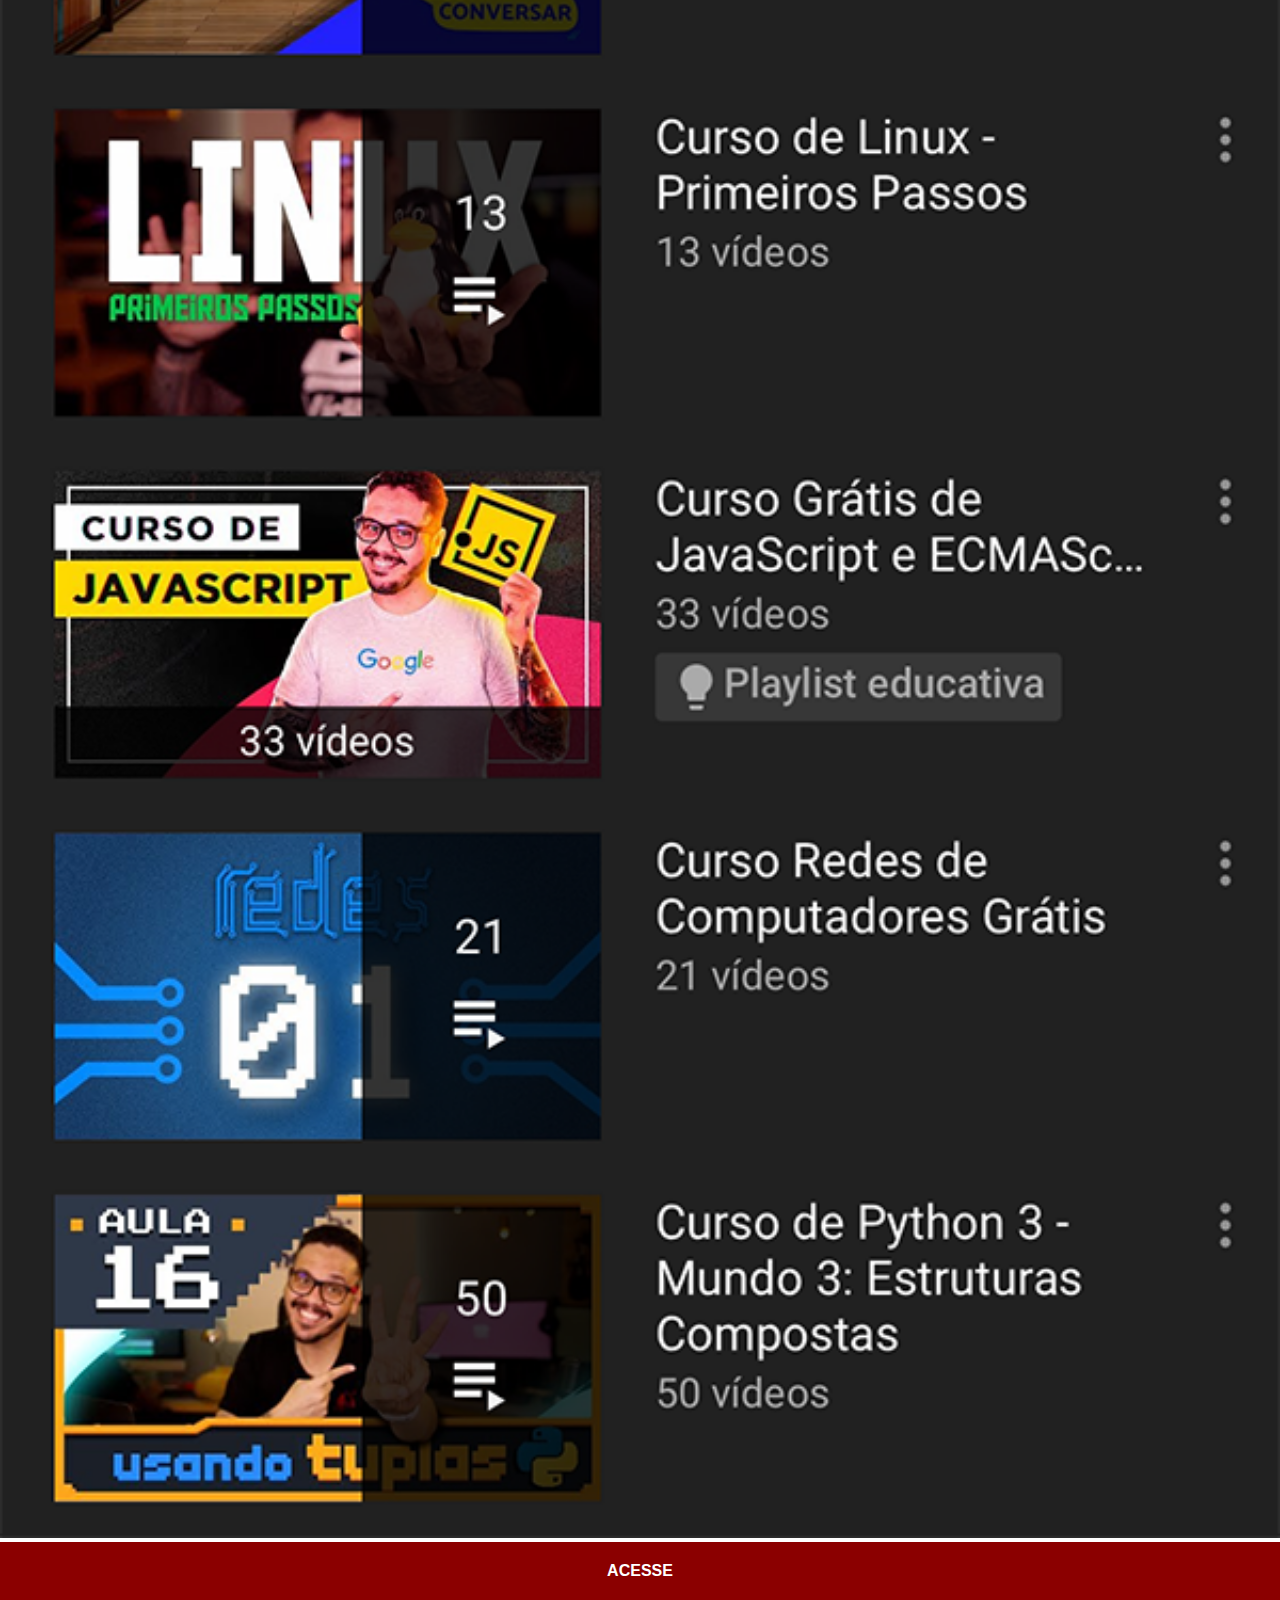
<file: youtube.html>
<!DOCTYPE html>
<html lang="pt-br">
<head>
    <meta charset="UTF-8">
    <meta name="viewport" content="width=device-width, initial-scale=1.0">
    <title>YouTube</title>
    <link rel="stylesheet" href="estilos/social.css">
</head>
<body>
    <img src="imagens/tela-youtube.png" alt="YouTube">
    <a href="https://www.youtube.com/c/CursoemVídeo" target="_blank">ACESSE</a>
</body>
</html>
</file>
<file: estilos/style.css>
@charset "UTF-8";

*{
    margin: 0px;
    padding: 0px;
    font-family: Arial, Helvetica, sans-serif;
}

html, body{
    height: 100vh;
    width: 100vw;
    background-color: black;
}

body{
    background: url('../imagens/fundo-madeira.jpg') no-repeat top center;
    background-size: cover;
    background-attachment: fixed;
}

main{
    height: 100vh;
    position: relative;
}

section#telefone{
    height: 627px;
    width: 311px;
    position: absolute;
    top: 50%;
    left: 50%;
    transform: translate(-50%, -50%);
    background: url('../imagens/frame-iphone.png') no-repeat;
}

iframe#tela{
    position: relative;
    top: 80px;
    left: 22px;
    width: 267px;
    height: 471px;
}

section#redes-sociais{
    text-align: right;
}

section#redes-sociais img{
    width: 50px;
    margin: 10px;
    border-radius: 50%;
    box-shadow: 2px 2px 5px rgba(0, 0, 0, 0.400);
    box-sizing: border-box;
}

section#redes-sociais img:hover{
    border: 2px solid rgba(255, 255, 255, 0.637);
    transform: translate(-3px, -3px);
    box-shadow: 5px 5px 10px rgba(0, 0, 0, 0.623);
    transition: transform 0.3s, border 1s;
}
</file>
<file: estilos/social.css>
@charset "UTF-8";

*{
            margin: 0px;
            padding: 0px;
            font-family: Arial, Helvetica, sans-serif;
        }
        
        ::-webkit-scrollbar{
            width: 0px;
            height: 0px;
        }

        img{
            width: 100vw;
        }

        a{
            display: block;
            background-color: darkred;
            color: white;
            padding: 20px;
            text-align: center;
            font-weight: bolder;
            text-decoration: none;
        }

        a:hover{
            background-color: red;
        }
</file>
